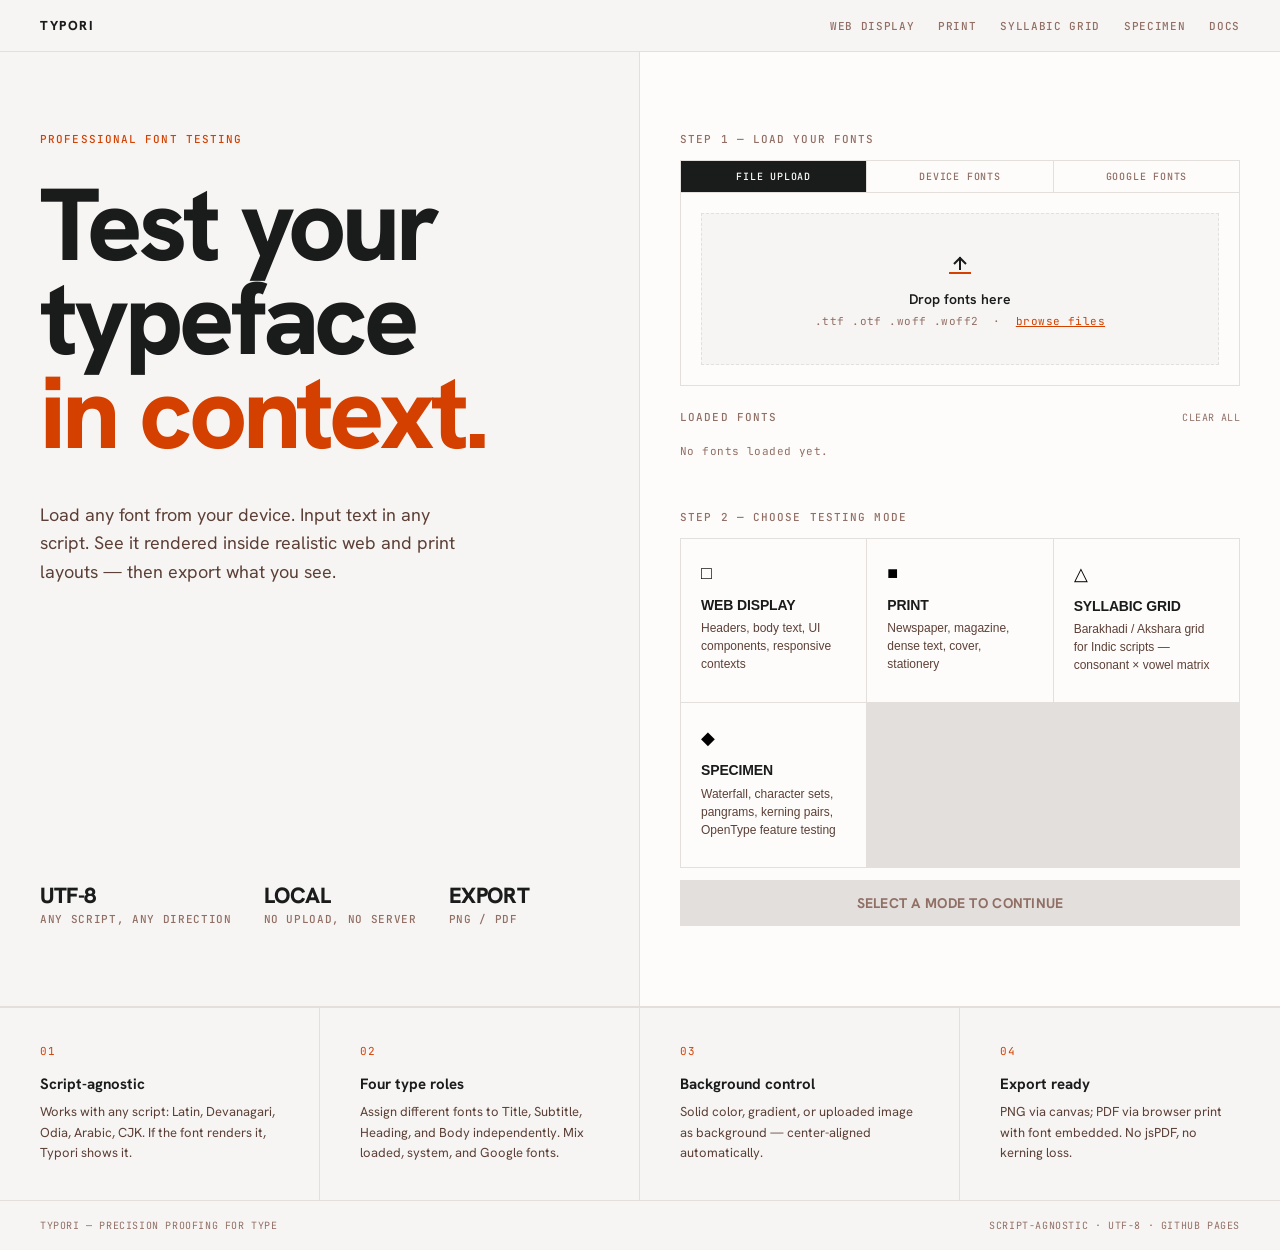
<file: index.html>
<!DOCTYPE html>
<html lang="en">
<head>
<meta charset="UTF-8">
<meta name="viewport" content="width=device-width, initial-scale=1.0">
<title>Typori — Test Your Typeface in Context</title>
<link rel="preconnect" href="https://fonts.googleapis.com">
<link rel="preconnect" href="https://fonts.gstatic.com" crossorigin>
<link href="https://fonts.googleapis.com/css2?family=Hanken+Grotesk:wght@400;500;600;800&family=JetBrains+Mono:wght@500&display=swap" rel="stylesheet">
<style>
  *, *::before, *::after { box-sizing: border-box; margin: 0; padding: 0; }

  :root {
    --orange:       #d34000;
    --orange-dark:  #a93100;
    --ink:          #1a1c1c;
    --ink-mid:      #5c4037;
    --ink-faint:    #916f65;
    --paper:        #f7f5f3;
    --paper-dim:    #edeae7;
    --paper-dimmer: #e2dfdc;
    --white:        #fefcfa;
    --ff-sans:      'Hanken Grotesk', system-ui, sans-serif;
    --ff-mono:      'JetBrains Mono', monospace;
  }

  html { background: var(--paper); color: var(--ink); font-family: var(--ff-sans); }
  body { min-height: 100vh; display: flex; flex-direction: column; }

  nav {
    position: sticky; top: 0; z-index: 100;
    display: flex; align-items: center; justify-content: space-between;
    padding: 0 40px; height: 52px;
    background: var(--paper); border-bottom: 1px solid var(--paper-dimmer);
  }
  .wordmark {
    font-size: 13px; font-weight: 800; letter-spacing: 0.12em;
    text-transform: uppercase; color: var(--ink); text-decoration: none;
  }
  .nav-right { display: flex; gap: 24px; align-items: center; }
  .nav-link {
    font-family: var(--ff-mono); font-size: 11px; font-weight: 500;
    letter-spacing: 0.06em; text-transform: uppercase; color: var(--ink-faint);
    text-decoration: none; transition: color 150ms;
  }
  .nav-link:hover { color: var(--ink); }

  .hero {
    display: grid; grid-template-columns: 1fr 1fr;
    min-height: calc(100vh - 52px);
    border-bottom: 1px solid var(--paper-dimmer);
  }
  .hero-left {
    padding: 80px 40px; display: flex; flex-direction: column; justify-content: space-between;
    border-right: 1px solid var(--paper-dimmer);
  }
  .hero-right { padding: 80px 40px; display: flex; flex-direction: column; background: var(--white); }

  .hero-label {
    font-family: var(--ff-mono); font-size: 11px; font-weight: 500;
    letter-spacing: 0.1em; text-transform: uppercase; color: var(--orange); margin-bottom: 32px;
  }
  .hero-title {
    font-size: clamp(56px, 8vw, 108px); font-weight: 800; line-height: 0.92;
    letter-spacing: -0.04em; color: var(--ink); margin-bottom: 40px;
  }
  .hero-title em { font-style: normal; color: var(--orange); }
  .hero-desc { font-size: 18px; line-height: 1.6; color: var(--ink-mid); max-width: 42ch; margin-bottom: 56px; }
  .hero-meta { display: flex; gap: 32px; flex-wrap: wrap; }
  .hero-meta-item {
    font-family: var(--ff-mono); font-size: 11px; font-weight: 500;
    letter-spacing: 0.06em; text-transform: uppercase; color: var(--ink-faint);
  }
  .hero-meta-item strong {
    display: block; font-family: var(--ff-sans); font-size: 22px;
    font-weight: 800; letter-spacing: -0.02em; color: var(--ink); margin-bottom: 2px;
  }

  /* ── Font tabs ─────────────────────────────────────── */
  .section-label {
    font-family: var(--ff-mono); font-size: 11px; font-weight: 500;
    letter-spacing: 0.1em; text-transform: uppercase; color: var(--ink-faint);
    margin-bottom: 14px; display: block;
  }
  .font-tabs { display: flex; gap: 0; margin-bottom: 0; border: 1px solid var(--paper-dimmer); }
  .font-tab {
    font-family: var(--ff-mono); font-size: 10px; font-weight: 500;
    letter-spacing: 0.08em; text-transform: uppercase;
    padding: 9px 16px; border: none; background: transparent;
    color: var(--ink-faint); cursor: pointer; border-right: 1px solid var(--paper-dimmer);
    transition: all 100ms; flex: 1;
  }
  .font-tab:last-child { border-right: none; }
  .font-tab.active { background: var(--ink); color: var(--white); }
  .font-tab:not(.active):hover { background: var(--paper-dim); color: var(--ink); }

  .tab-panel { display: none; border: 1px solid var(--paper-dimmer); border-top: none; padding: 20px; }
  .tab-panel.visible { display: block; }

  /* File upload */
  .upload-zone {
    border: 1.5px dashed var(--paper-dimmer); padding: 36px 24px; text-align: center;
    cursor: pointer; transition: border-color 150ms, background 150ms; background: var(--paper);
  }
  .upload-zone:hover, .upload-zone.drag-over { border-color: var(--orange); background: #fff9f7; }
  .upload-zone input { display: none; }
  .upload-zone-title { font-size: 14px; font-weight: 600; color: var(--ink); margin-bottom: 6px; margin-top: 8px; }
  .upload-zone-sub { font-family: var(--ff-mono); font-size: 11px; color: var(--ink-faint); letter-spacing: 0.04em; }
  .upload-zone-sub span { color: var(--orange); text-decoration: underline; cursor: pointer; }
  .upload-icon svg { display: block; margin: 0 auto; }

  /* Device fonts */
  .device-access-btn {
    width: 100%; padding: 12px; background: var(--ink); color: var(--white);
    border: none; font-family: var(--ff-sans); font-size: 14px; font-weight: 600;
    letter-spacing: 0.02em; cursor: pointer; transition: background 150ms;
  }
  .device-access-btn:hover { background: var(--orange); }
  .device-status {
    font-family: var(--ff-mono); font-size: 11px; color: var(--ink-faint);
    letter-spacing: 0.04em; margin-top: 12px;
  }
  .device-list {
    margin-top: 16px; max-height: 200px; overflow-y: auto;
    border: 1px solid var(--paper-dimmer);
  }
  .device-family {
    display: flex; align-items: center; justify-content: space-between;
    padding: 9px 12px; border-bottom: 1px solid var(--paper-dimmer); cursor: pointer;
    transition: background 100ms;
  }
  .device-family:last-child { border-bottom: none; }
  .device-family:hover { background: var(--paper-dim); }
  .device-family-name { font-size: 13px; font-weight: 600; color: var(--ink); }
  .device-family-count { font-family: var(--ff-mono); font-size: 10px; color: var(--ink-faint); letter-spacing: 0.04em; }
  .device-family-add {
    font-family: var(--ff-mono); font-size: 10px; color: var(--orange);
    text-transform: uppercase; letter-spacing: 0.06em; background: none; border: none; cursor: pointer;
  }
  .device-search {
    width: 100%; padding: 9px 12px; border: none; border-bottom: 1px solid var(--paper-dimmer);
    font-family: var(--ff-sans); font-size: 13px; background: var(--paper-dim);
    outline: none; color: var(--ink);
  }
  .device-search:focus { background: var(--white); }

  /* Google fonts browser */
  .gf-controls { display: flex; gap: 8px; margin-bottom: 12px; }
  .gf-search {
    flex: 1; padding: 8px 12px; border: 1px solid var(--paper-dimmer);
    font-family: var(--ff-sans); font-size: 13px; background: var(--paper);
    outline: none; color: var(--ink);
  }
  .gf-search:focus { border-color: var(--orange); }
  .gf-filter {
    padding: 8px 10px; border: 1px solid var(--paper-dimmer);
    font-family: var(--ff-mono); font-size: 11px; background: var(--paper);
    color: var(--ink); cursor: pointer; outline: none;
    -webkit-appearance: none; appearance: none; padding-right: 28px;
    background-image: url("data:image/svg+xml,%3Csvg xmlns='http://www.w3.org/2000/svg' width='10' height='6'%3E%3Cpath d='M0 0l5 6 5-6z' fill='%23916f65'/%3E%3C/svg%3E");
    background-repeat: no-repeat; background-position: right 8px center;
  }
  .gf-chips { display: flex; flex-wrap: wrap; gap: 6px; max-height: 200px; overflow-y: auto; }
  .gf-chip {
    font-family: var(--ff-mono); font-size: 10px; letter-spacing: 0.04em;
    padding: 5px 12px; border: 1px solid var(--paper-dimmer); background: var(--paper);
    cursor: pointer; transition: all 100ms; color: var(--ink);
  }
  .gf-chip:hover { border-color: var(--orange); color: var(--orange); }
  .gf-chip.loaded { background: var(--ink); color: var(--white); border-color: var(--ink); }

  /* Loaded fonts list */
  .loaded-fonts { margin-top: 24px; }
  .loaded-fonts-header {
    display: flex; align-items: center; justify-content: space-between; margin-bottom: 8px;
  }
  .clear-btn {
    font-family: var(--ff-mono); font-size: 10px; color: var(--ink-faint);
    background: none; border: none; cursor: pointer; letter-spacing: 0.04em; text-transform: uppercase;
  }
  .clear-btn:hover { color: var(--orange); }
  .font-pill {
    display: flex; align-items: center; justify-content: space-between;
    padding: 10px 14px; border: 1px solid var(--paper-dimmer); background: var(--white); margin-bottom: 4px;
  }
  .font-pill-name { font-size: 13px; font-weight: 600; color: var(--ink); }
  .font-pill-meta { font-family: var(--ff-mono); font-size: 10px; color: var(--ink-faint); letter-spacing: 0.04em; }
  .font-pill-remove { background: none; border: none; cursor: pointer; color: var(--ink-faint); font-size: 16px; padding: 0 4px; }
  .font-pill-remove:hover { color: var(--orange); }
  .no-fonts-note { font-family: var(--ff-mono); font-size: 11px; color: var(--ink-faint); letter-spacing: 0.04em; padding: 12px 0; }

  /* Mode selection */
  .mode-section { margin-top: 40px; }
  .mode-grid {
    display: grid; grid-template-columns: 1fr 1fr 1fr; gap: 1px;
    background: var(--paper-dimmer); border: 1px solid var(--paper-dimmer); margin-bottom: 12px;
  }
  .mode-card {
    background: var(--white); padding: 24px 20px 28px; cursor: pointer;
    border: none; text-align: left; transition: background 150ms;
    display: flex; flex-direction: column;
  }
  .mode-card:hover { background: #fff9f7; }
  .mode-card.selected { background: var(--orange); color: var(--white); }
  .mode-card-icon { font-size: 18px; margin-bottom: 14px; display: block; }
  .mode-card-title {
    font-size: 14px; font-weight: 800; letter-spacing: -0.01em; text-transform: uppercase;
    color: var(--ink); margin-bottom: 6px; line-height: 1.1;
  }
  .mode-card.selected .mode-card-title { color: var(--white); }
  .mode-card-desc { font-size: 12px; color: var(--ink-mid); line-height: 1.5; }
  .mode-card.selected .mode-card-desc { color: rgba(255,255,255,0.75); }

  .mode-go {
    width: 100%; background: var(--ink); color: var(--white); border: none;
    padding: 14px 24px; font-family: var(--ff-sans); font-size: 14px;
    font-weight: 700; letter-spacing: 0.02em; cursor: pointer;
    transition: background 150ms; text-transform: uppercase;
  }
  .mode-go:hover { background: var(--orange); }
  .mode-go:disabled { background: var(--paper-dimmer); color: var(--ink-faint); cursor: not-allowed; }

  /* Features */
  .features { display: grid; grid-template-columns: repeat(4, 1fr); border-top: 1px solid var(--paper-dimmer); }
  .feature { padding: 36px 40px; border-right: 1px solid var(--paper-dimmer); }
  .feature:last-child { border-right: none; }
  .feature-num { font-family: var(--ff-mono); font-size: 11px; color: var(--orange); letter-spacing: 0.06em; margin-bottom: 16px; display: block; }
  .feature-title { font-size: 15px; font-weight: 700; color: var(--ink); margin-bottom: 8px; }
  .feature-desc { font-size: 13px; color: var(--ink-mid); line-height: 1.6; }

  footer {
    margin-top: auto; padding: 18px 40px;
    display: flex; align-items: center; justify-content: space-between;
    border-top: 1px solid var(--paper-dimmer);
  }
  .footer-copy {
    font-family: var(--ff-mono); font-size: 10px; color: var(--ink-faint);
    letter-spacing: 0.06em; text-transform: uppercase;
  }

  @media (max-width: 900px) {
    .hero { grid-template-columns: 1fr; }
    .hero-left { border-right: none; border-bottom: 1px solid var(--paper-dimmer); }
    .features { grid-template-columns: 1fr 1fr; }
    .feature:nth-child(2) { border-right: none; }
    nav { padding: 0 20px; }
    .hero-left, .hero-right { padding: 48px 20px; }
  }
  @media (max-width: 700px) { .mode-grid { grid-template-columns: 1fr 1fr; } }
  @media (max-width: 540px) {
    .features { grid-template-columns: 1fr; }
    .feature { border-right: none; border-bottom: 1px solid var(--paper-dimmer); }
    .mode-grid { grid-template-columns: 1fr; }
    footer { flex-direction: column; gap: 8px; }
  }
</style>
</head>
<body>

<nav>
  <a class="wordmark" href="index.html">Typori</a>
  <div class="nav-right">
    <a class="nav-link" href="display.html">Web Display</a>
    <a class="nav-link" href="print.html">Print</a>
    <a class="nav-link" href="syllabic.html">Syllabic Grid</a>
    <a class="nav-link" href="specimen.html">Specimen</a>
    <a class="nav-link" href="docs.html">Docs</a>
  </div>
</nav>

<main>
  <section class="hero">
    <div class="hero-left">
      <div>
        <p class="hero-label">Professional Font Testing</p>
        <h1 class="hero-title">Test your<br>typeface<br><em>in context.</em></h1>
        <p class="hero-desc">Load any font from your device. Input text in any script. See it rendered inside realistic web and print layouts — then export what you see.</p>
      </div>
      <div class="hero-meta">
        <div class="hero-meta-item"><strong>UTF-8</strong>Any script, any direction</div>
        <div class="hero-meta-item"><strong>Local</strong>No upload, no server</div>
        <div class="hero-meta-item"><strong>Export</strong>PNG / PDF</div>
      </div>
    </div>

    <div class="hero-right">
      <span class="section-label">Step 1 — Load your fonts</span>

      <div class="font-tabs">
        <button class="font-tab active" data-tab="file">File Upload</button>
        <button class="font-tab" data-tab="device">Device Fonts</button>
        <button class="font-tab" data-tab="google">Google Fonts</button>
      </div>

      <!-- File upload -->
      <div class="tab-panel visible" id="tab-file">
        <div class="upload-zone" id="upload-zone">
          <input type="file" id="font-input" accept=".ttf,.otf,.woff,.woff2" multiple>
          <div class="upload-icon">
            <svg width="32" height="32" viewBox="0 0 32 32" fill="none">
              <rect x="5" y="22" width="22" height="2" fill="#d34000"/>
              <rect x="15" y="7" width="2" height="13" fill="#1a1c1c"/>
              <path d="M10 14L16 8L22 14" stroke="#1a1c1c" stroke-width="2" fill="none"/>
            </svg>
          </div>
          <p class="upload-zone-title">Drop fonts here</p>
          <p class="upload-zone-sub">.ttf .otf .woff .woff2 &nbsp;·&nbsp; <span onclick="document.getElementById('font-input').click()">browse files</span></p>
        </div>
      </div>

      <!-- Device fonts -->
      <div class="tab-panel" id="tab-device">
        <button class="device-access-btn" id="device-access-btn">Browse installed fonts</button>
        <p class="device-status" id="device-status">Requires Chrome or Edge. Will ask for permission once.</p>
        <div id="device-font-panel" style="display:none">
          <div class="device-list">
            <input type="text" class="device-search" id="device-search" placeholder="Search families…">
            <div id="device-list-inner"></div>
          </div>
        </div>
      </div>

      <!-- Google Fonts browser -->
      <div class="tab-panel" id="tab-google">
        <div class="gf-controls">
          <input type="text" class="gf-search" id="gf-search" placeholder="Search Google Fonts…">
          <select class="gf-filter" id="gf-script">
            <option value="">All scripts</option>
            <option value="Latin">Latin</option>
            <option value="Devanagari">Devanagari</option>
            <option value="Odia">Odia</option>
            <option value="Bengali">Bengali</option>
            <option value="Tamil">Tamil</option>
            <option value="Telugu">Telugu</option>
            <option value="Kannada">Kannada</option>
            <option value="Malayalam">Malayalam</option>
            <option value="Arabic">Arabic</option>
            <option value="Hebrew">Hebrew</option>
            <option value="CJK">CJK</option>
            <option value="Greek">Greek</option>
            <option value="Cyrillic">Cyrillic</option>
            <option value="Ethiopic">Ethiopic</option>
          </select>
        </div>
        <div class="gf-chips" id="gf-chips"></div>
        <p style="font-family:var(--ff-mono);font-size:10px;color:var(--ink-faint);margin-top:12px;letter-spacing:0.04em;">Click a font to load it. Loaded fonts appear in the list below.</p>
      </div>

      <!-- Shared: loaded fonts list -->
      <div class="loaded-fonts">
        <div class="loaded-fonts-header">
          <span class="section-label" style="margin:0">Loaded fonts</span>
          <button class="clear-btn" id="clear-all-btn">Clear all</button>
        </div>
        <div id="font-list"><p class="no-fonts-note">No fonts loaded yet.</p></div>
      </div>

      <div class="mode-section">
        <span class="section-label">Step 2 — Choose testing mode</span>
        <div class="mode-grid">
          <button class="mode-card" data-mode="display">
            <span class="mode-card-icon">&#9633;</span>
            <span class="mode-card-title">Web Display</span>
            <span class="mode-card-desc">Headers, body text, UI components, responsive contexts</span>
          </button>
          <button class="mode-card" data-mode="print">
            <span class="mode-card-icon">&#9632;</span>
            <span class="mode-card-title">Print</span>
            <span class="mode-card-desc">Newspaper, magazine, dense text, cover, stationery</span>
          </button>
          <button class="mode-card" data-mode="syllabic">
            <span class="mode-card-icon">&#9651;</span>
            <span class="mode-card-title">Syllabic Grid</span>
            <span class="mode-card-desc">Barakhadi / Akshara grid for Indic scripts — consonant × vowel matrix</span>
          </button>
          <button class="mode-card" data-mode="specimen">
            <span class="mode-card-icon">&#9670;</span>
            <span class="mode-card-title">Specimen</span>
            <span class="mode-card-desc">Waterfall, character sets, pangrams, kerning pairs, OpenType feature testing</span>
          </button>
        </div>
        <button class="mode-go" id="mode-go-btn" disabled>Select a mode to continue</button>
      </div>
    </div>
  </section>

  <section class="features">
    <div class="feature">
      <span class="feature-num">01</span>
      <h3 class="feature-title">Script-agnostic</h3>
      <p class="feature-desc">Works with any script: Latin, Devanagari, Odia, Arabic, CJK. If the font renders it, Typori shows it.</p>
    </div>
    <div class="feature">
      <span class="feature-num">02</span>
      <h3 class="feature-title">Four type roles</h3>
      <p class="feature-desc">Assign different fonts to Title, Subtitle, Heading, and Body independently. Mix loaded, system, and Google fonts.</p>
    </div>
    <div class="feature">
      <span class="feature-num">03</span>
      <h3 class="feature-title">Background control</h3>
      <p class="feature-desc">Solid color, gradient, or uploaded image as background — center-aligned automatically.</p>
    </div>
    <div class="feature">
      <span class="feature-num">04</span>
      <h3 class="feature-title">Export ready</h3>
      <p class="feature-desc">PNG via canvas; PDF via browser print with font embedded. No jsPDF, no kerning loss.</p>
    </div>
  </section>
</main>

<footer>
  <span class="footer-copy">Typori — Precision Proofing for Type</span>
  <span class="footer-copy">Script-agnostic &middot; UTF-8 &middot; GitHub Pages</span>
</footer>

<script>
// ── Google Fonts curated list ────────────────────────────────────
const GF_FONTS = [
  { n:'Hanken Grotesk',       s:['Latin'] },
  { n:'Source Sans 3',        s:['Latin','Devanagari'] },
  { n:'Barlow',               s:['Latin'] },
  { n:'Work Sans',            s:['Latin'] },
  { n:'Raleway',              s:['Latin'] },
  { n:'Mulish',               s:['Latin'] },
  { n:'Libre Franklin',       s:['Latin'] },
  { n:'Source Serif 4',       s:['Latin','Devanagari'] },
  { n:'Merriweather',         s:['Latin'] },
  { n:'Libre Baskerville',    s:['Latin'] },
  { n:'EB Garamond',          s:['Latin','Cyrillic','Greek'] },
  { n:'Lora',                 s:['Latin','Cyrillic'] },
  { n:'JetBrains Mono',       s:['Latin'] },
  { n:'Fira Code',            s:['Latin'] },
  { n:'Inconsolata',          s:['Latin'] },
  { n:'Noto Serif Devanagari',s:['Devanagari'] },
  { n:'Noto Sans Devanagari', s:['Devanagari'] },
  { n:'Hind',                 s:['Devanagari','Latin'] },
  { n:'Poppins',              s:['Devanagari','Latin'] },
  { n:'Mukta',                s:['Devanagari','Latin'] },
  { n:'Tiro Devanagari',      s:['Devanagari'] },
  { n:'Baloo 2',              s:['Devanagari','Latin'] },
  { n:'Noto Serif Odia',      s:['Odia'] },
  { n:'Noto Sans Odia',       s:['Odia'] },
  { n:'Baloo Bhaina 2',       s:['Odia','Latin'] },
  { n:'Noto Serif Bengali',   s:['Bengali'] },
  { n:'Noto Sans Bengali',    s:['Bengali'] },
  { n:'Hind Siliguri',        s:['Bengali','Latin'] },
  { n:'Noto Serif Tamil',     s:['Tamil'] },
  { n:'Noto Sans Tamil',      s:['Tamil'] },
  { n:'Hind Madurai',         s:['Tamil','Latin'] },
  { n:'Noto Serif Telugu',    s:['Telugu'] },
  { n:'Noto Sans Telugu',     s:['Telugu'] },
  { n:'Hind Guntur',          s:['Telugu','Latin'] },
  { n:'Noto Serif Kannada',   s:['Kannada'] },
  { n:'Noto Sans Kannada',    s:['Kannada'] },
  { n:'Noto Serif Malayalam', s:['Malayalam'] },
  { n:'Noto Sans Malayalam',  s:['Malayalam'] },
  { n:'Noto Naskh Arabic',    s:['Arabic'] },
  { n:'Cairo',                s:['Arabic','Latin'] },
  { n:'Amiri',                s:['Arabic','Latin'] },
  { n:'Scheherazade New',     s:['Arabic'] },
  { n:'Noto Serif Hebrew',    s:['Hebrew'] },
  { n:'Frank Ruhl Libre',     s:['Hebrew','Latin'] },
  { n:'Noto Sans SC',         s:['CJK'] },
  { n:'Noto Serif SC',        s:['CJK'] },
  { n:'Noto Sans JP',         s:['CJK'] },
  { n:'Noto Serif JP',        s:['CJK'] },
  { n:'Noto Sans KR',         s:['CJK'] },
  { n:'Noto Serif Greek',     s:['Greek','Latin'] },
  { n:'GFS Didot',            s:['Greek','Latin'] },
  { n:'PT Serif',             s:['Cyrillic','Latin'] },
  { n:'Noto Serif',           s:['Cyrillic','Latin'] },
  { n:'Noto Serif Ethiopic',  s:['Ethiopic'] },
];

// ── IndexedDB ────────────────────────────────────────────────────
const DB_NAME = 'typori-fonts', DB_VER = 1, STORE = 'fonts';

function openDB() {
  return new Promise((res, rej) => {
    const req = indexedDB.open(DB_NAME, DB_VER);
    req.onupgradeneeded = e => e.target.result.createObjectStore(STORE, { keyPath: 'name' });
    req.onsuccess = e => res(e.target.result);
    req.onerror = e => rej(e.target.error);
  });
}
async function saveFontToDB(name, buffer, size) {
  const db = await openDB();
  const tx = db.transaction(STORE, 'readwrite');
  tx.objectStore(STORE).put({ name, buffer, size });
  return new Promise((res, rej) => { tx.oncomplete = res; tx.onerror = rej; });
}
async function getFontsFromDB() {
  const db = await openDB();
  const tx = db.transaction(STORE, 'readonly');
  const req = tx.objectStore(STORE).getAll();
  return new Promise((res, rej) => { req.onsuccess = () => res(req.result); req.onerror = rej; });
}
async function removeFontFromDB(name) {
  const db = await openDB();
  const tx = db.transaction(STORE, 'readwrite');
  tx.objectStore(STORE).delete(name);
  return new Promise((res, rej) => { tx.oncomplete = res; tx.onerror = rej; });
}
async function clearAllFontsDB() {
  const db = await openDB();
  const tx = db.transaction(STORE, 'readwrite');
  tx.objectStore(STORE).clear();
  return new Promise((res, rej) => { tx.oncomplete = res; tx.onerror = rej; });
}

async function registerFontFace(name, buffer) {
  const slug = name.replace(/[^a-zA-Z0-9]/g, '-');
  const ff = new FontFace(slug, buffer);
  await ff.load();
  document.fonts.add(ff);
}

// ── State ────────────────────────────────────────────────────────
let loadedFonts = [];
let selectedMode = null;
let deviceFamilies = new Map();

function formatSize(b) {
  return b < 1048576 ? Math.round(b/1024)+'KB' : (b/1048576).toFixed(1)+'MB';
}

function renderFontList() {
  const el = document.getElementById('font-list');
  if (!loadedFonts.length) { el.innerHTML = '<p class="no-fonts-note">No fonts loaded yet.</p>'; return; }
  el.innerHTML = loadedFonts.map(f => `
    <div class="font-pill">
      <span class="font-pill-name">${f.name}</span>
      <span class="font-pill-meta">${formatSize(f.size)}</span>
      <button class="font-pill-remove" data-name="${f.name}" title="Remove">&#215;</button>
    </div>`).join('');
  el.querySelectorAll('.font-pill-remove').forEach(btn => {
    btn.onclick = async () => {
      const nm = btn.dataset.name;
      await removeFontFromDB(nm);
      loadedFonts = loadedFonts.filter(f => f.name !== nm);
      renderFontList();
    };
  });
}

async function processFiles(files) {
  for (const file of files) {
    if (!/\.(ttf|otf|woff|woff2)$/i.test(file.name)) continue;
    const buffer = await file.arrayBuffer();
    await saveFontToDB(file.name, buffer, file.size);
    await registerFontFace(file.name, buffer).catch(() => {});
    if (!loadedFonts.find(f => f.name === file.name))
      loadedFonts.push({ name: file.name, size: file.size });
  }
  renderFontList();
}

// ── Google Fonts ─────────────────────────────────────────────────
const gfLoaded = new Set(JSON.parse(localStorage.getItem('typori-gfonts') || '[]'));

function renderGFChips(filter = '', script = '') {
  const chips = document.getElementById('gf-chips');
  const filtered = GF_FONTS.filter(f => {
    const nameMatch = !filter || f.n.toLowerCase().includes(filter.toLowerCase());
    const scriptMatch = !script || f.s.includes(script);
    return nameMatch && scriptMatch;
  });
  chips.innerHTML = filtered.map(f => `
    <button class="gf-chip ${gfLoaded.has(f.n) ? 'loaded' : ''}" data-font="${f.n}">${f.n}</button>
  `).join('');
  chips.querySelectorAll('.gf-chip').forEach(chip => {
    chip.onclick = () => loadGoogleFont(chip.dataset.font, chip);
  });
}

function loadGoogleFont(name, chipEl) {
  if (gfLoaded.has(name)) return;
  const link = document.createElement('link');
  link.rel = 'stylesheet';
  link.href = `https://fonts.googleapis.com/css2?family=${encodeURIComponent(name)}:wght@100;200;300;400;500;600;700;800;900&display=swap`;
  document.head.appendChild(link);
  link.onload = () => {
    gfLoaded.add(name);
    localStorage.setItem('typori-gfonts', JSON.stringify([...gfLoaded]));
    if (chipEl) chipEl.classList.add('loaded');
    // Add to loaded fonts list (Google fonts don't have binary, use size=0 marker)
    const display = `${name} (Google)`;
    if (!loadedFonts.find(f => f.name === display)) {
      loadedFonts.push({ name: display, size: 0, isGoogle: true, googleName: name });
    }
    renderFontList();
  };
}

// ── Device Fonts (Local Font Access API) ─────────────────────────
document.getElementById('device-access-btn').onclick = async () => {
  const btn = document.getElementById('device-access-btn');
  const status = document.getElementById('device-status');
  if (!('queryLocalFonts' in window)) {
    status.textContent = 'Local font access is only available in Chrome or Edge 102+.';
    return;
  }
  btn.textContent = 'Requesting access…'; btn.disabled = true;
  try {
    const fonts = await window.queryLocalFonts();
    deviceFamilies = new Map();
    for (const f of fonts) {
      if (!deviceFamilies.has(f.family)) deviceFamilies.set(f.family, []);
      deviceFamilies.get(f.family).push(f);
    }
    status.textContent = `${deviceFamilies.size} font families found.`;
    btn.textContent = `${deviceFamilies.size} families found`;
    document.getElementById('device-font-panel').style.display = 'block';
    renderDeviceList('');
  } catch (err) {
    status.textContent = err.name === 'NotAllowedError'
      ? 'Access denied. Allow font access in browser settings and try again.'
      : 'Could not access fonts: ' + err.message;
    btn.textContent = 'Try again'; btn.disabled = false;
  }
};

document.getElementById('device-search').oninput = e => renderDeviceList(e.target.value);

function renderDeviceList(query) {
  const el = document.getElementById('device-list-inner');
  const families = [...deviceFamilies.keys()]
    .filter(n => !query || n.toLowerCase().includes(query.toLowerCase()))
    .sort();
  el.innerHTML = families.slice(0, 200).map(family => {
    const variants = deviceFamilies.get(family);
    return `<div class="device-family">
      <span class="device-family-name">${family}</span>
      <span class="device-family-count">${variants.length} style${variants.length > 1 ? 's' : ''}</span>
      <button class="device-family-add" data-family="${family}">Add</button>
    </div>`;
  }).join('');
  el.querySelectorAll('.device-family-add').forEach(btn => {
    btn.onclick = async () => {
      const family = btn.dataset.family;
      const variants = deviceFamilies.get(family);
      btn.textContent = '…'; btn.disabled = true;
      try {
        for (const variant of variants.slice(0, 4)) {
          const blob = await variant.blob();
          const buffer = await blob.arrayBuffer();
          const name = variant.fullName || family;
          await saveFontToDB(name, buffer, blob.size);
          await registerFontFace(name, buffer).catch(() => {});
          if (!loadedFonts.find(f => f.name === name))
            loadedFonts.push({ name, size: blob.size });
        }
        renderFontList();
        btn.textContent = '✓'; btn.style.color = 'var(--ink)';
      } catch(e) {
        btn.textContent = '✗'; btn.style.color = 'var(--orange)'; btn.disabled = false;
      }
    };
  });
}

// ── Font tab switching ────────────────────────────────────────────
document.querySelectorAll('.font-tab').forEach(tab => {
  tab.onclick = () => {
    document.querySelectorAll('.font-tab').forEach(t => t.classList.remove('active'));
    document.querySelectorAll('.tab-panel').forEach(p => p.classList.remove('visible'));
    tab.classList.add('active');
    document.getElementById('tab-' + tab.dataset.tab).classList.add('visible');
    if (tab.dataset.tab === 'google') renderGFChips();
  };
});
document.getElementById('gf-search').oninput = e =>
  renderGFChips(e.target.value, document.getElementById('gf-script').value);
document.getElementById('gf-script').onchange = e =>
  renderGFChips(document.getElementById('gf-search').value, e.target.value);

// ── File upload events ────────────────────────────────────────────
document.getElementById('font-input').onchange = e => {
  processFiles(Array.from(e.target.files)); e.target.value = '';
};
const zone = document.getElementById('upload-zone');
zone.addEventListener('dragover', e => { e.preventDefault(); zone.classList.add('drag-over'); });
zone.addEventListener('dragleave', () => zone.classList.remove('drag-over'));
zone.addEventListener('drop', e => { e.preventDefault(); zone.classList.remove('drag-over'); processFiles(Array.from(e.dataTransfer.files)); });
zone.addEventListener('click', e => { if (e.target.tagName !== 'SPAN') document.getElementById('font-input').click(); });
document.getElementById('clear-all-btn').onclick = async () => {
  await clearAllFontsDB(); loadedFonts = []; renderFontList();
};

// ── Mode selection ────────────────────────────────────────────────
document.querySelectorAll('.mode-card').forEach(card => {
  card.onclick = () => {
    document.querySelectorAll('.mode-card').forEach(c => c.classList.remove('selected'));
    card.classList.add('selected');
    selectedMode = card.dataset.mode;
    const btn = document.getElementById('mode-go-btn');
    btn.disabled = false;
    const labels = { display: 'Open Web Display Testing →', print: 'Open Print Testing →', syllabic: 'Open Syllabic Grid →', specimen: 'Open Specimen Testing →' };
    btn.textContent = labels[selectedMode] || 'Continue →';
  };
});
document.getElementById('mode-go-btn').onclick = () => {
  const urls = { display: 'display.html', print: 'print.html', syllabic: 'syllabic.html', specimen: 'specimen.html' };
  if (urls[selectedMode]) window.location.href = urls[selectedMode];
};

// ── Init ──────────────────────────────────────────────────────────
async function init() {
  loadedFonts = await getFontsFromDB();
  for (const f of loadedFonts) {
    if (!f.isGoogle) await registerFontFace(f.name, f.buffer).catch(() => {});
  }
  // Re-inject saved Google Fonts
  for (const name of gfLoaded) {
    if (!document.querySelector(`link[href*="${encodeURIComponent(name)}"]`)) loadGoogleFont(name, null);
  }
  renderFontList();
}
init();
</script>
</body>
</html>
</file>
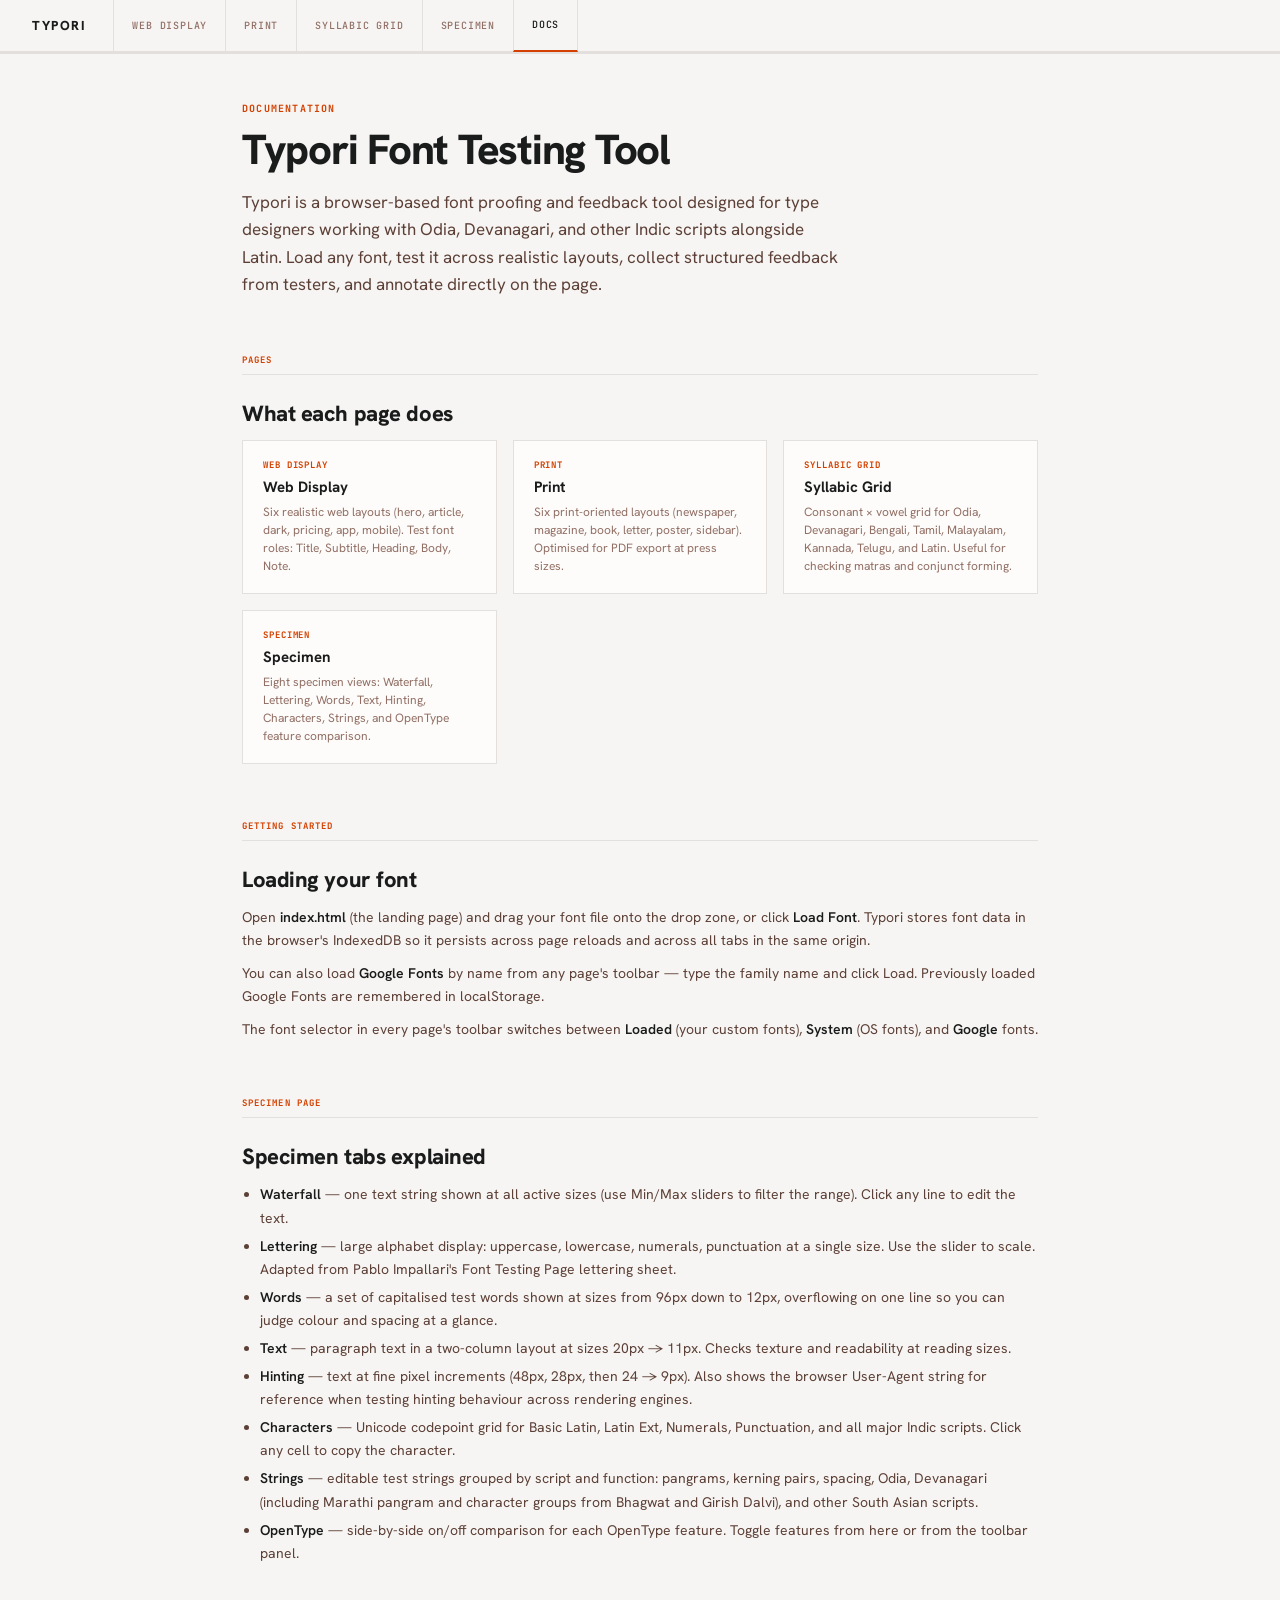
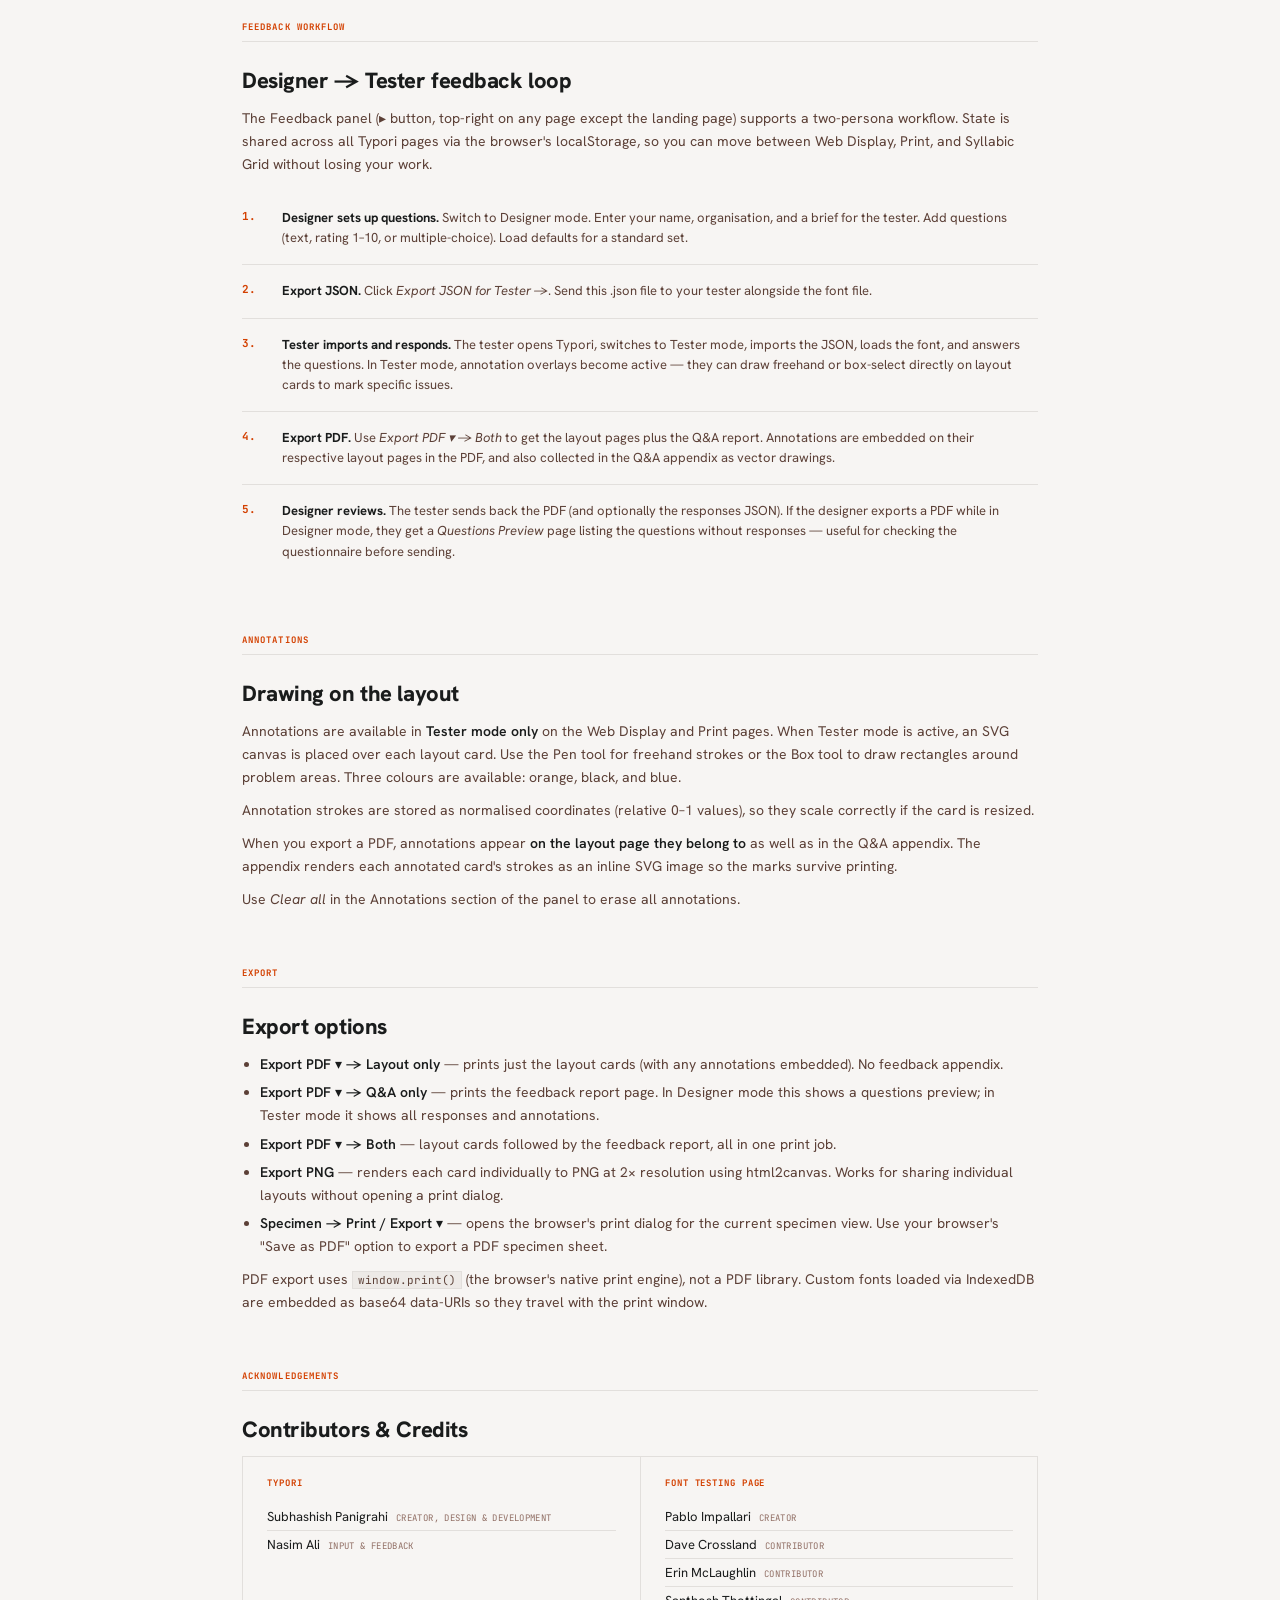
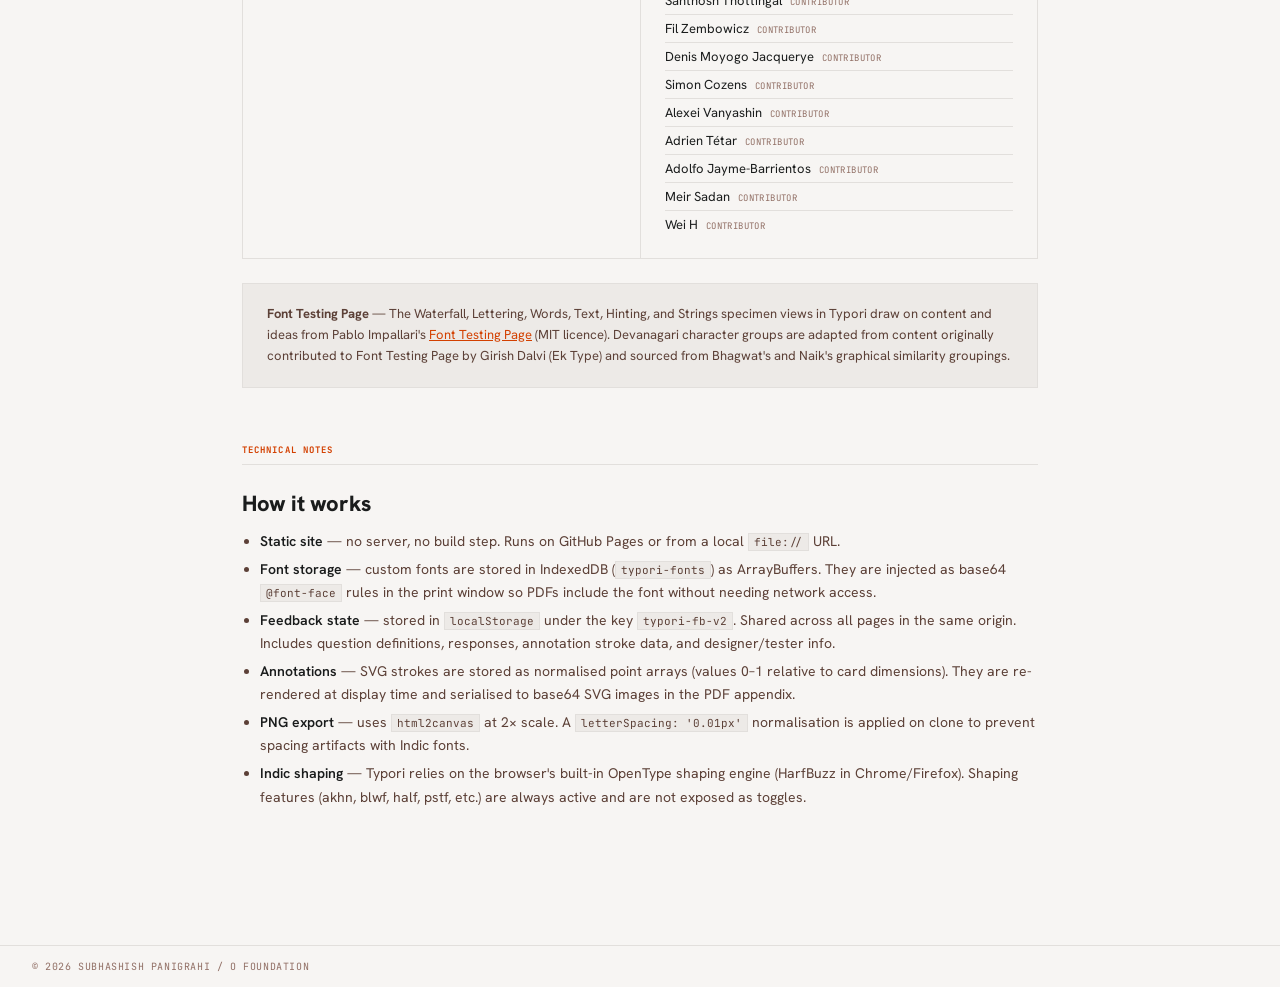
<file: docs.html>
<!DOCTYPE html>
<html lang="en">
<head>
<meta charset="UTF-8">
<meta name="viewport" content="width=device-width, initial-scale=1.0">
<title>Typori — Documentation</title>
<link rel="preconnect" href="https://fonts.googleapis.com">
<link rel="preconnect" href="https://fonts.gstatic.com" crossorigin>
<link href="https://fonts.googleapis.com/css2?family=Hanken+Grotesk:wght@400;500;600;800&family=JetBrains+Mono:wght@500&display=swap" rel="stylesheet">
<style>
*, *::before, *::after { box-sizing: border-box; margin: 0; padding: 0; }
:root {
  --orange: #d34000; --orange-dark: #a93100;
  --ink: #1a1c1c; --ink-mid: #5c4037; --ink-faint: #916f65;
  --paper: #f7f5f3; --paper-dim: #edeae7; --paper-dimmer: #e2dfdc;
  --white: #fefcfa;
  --ff-sans: 'Hanken Grotesk', system-ui, sans-serif;
  --ff-mono: 'JetBrains Mono', monospace;
}
html { background: var(--paper); color: var(--ink); font-family: var(--ff-sans); }
body { min-height: 100vh; display: flex; flex-direction: column; }

/* ── Header ─────────────────────────────────────────────────── */
.site-header {
  position: sticky; top: 0; z-index: 200;
  background: var(--paper); display: flex; flex-direction: column;
  border-bottom: 2px solid var(--paper-dimmer);
}
.nav-row {
  display: flex; align-items: center; padding: 0 32px; height: 52px;
  border-bottom: 1px solid var(--paper-dimmer); gap: 0;
}
.wordmark {
  font-size: 13px; font-weight: 800; letter-spacing: 0.12em; text-transform: uppercase;
  color: var(--ink); text-decoration: none; margin-right: 28px;
}
.page-tabs { display: flex; }
.ptab {
  font-family: var(--ff-mono); font-size: 10px; font-weight: 500; letter-spacing: 0.08em;
  text-transform: uppercase; padding: 0 18px; height: 52px; display: flex; align-items: center;
  color: var(--ink-faint); text-decoration: none; border-right: 1px solid var(--paper-dimmer);
  border-left: 1px solid var(--paper-dimmer); margin-left: -1px; transition: color 100ms;
}
.ptab:hover { color: var(--ink); }
.ptab.active { color: var(--ink); border-bottom: 2px solid var(--orange); }

/* ── Docs layout ─────────────────────────────────────────────── */
.docs-wrap {
  flex: 1; max-width: 860px; width: 100%; margin: 0 auto;
  padding: 48px 32px 80px;
}
.docs-hero {
  margin-bottom: 56px;
}
.docs-eyebrow {
  font-family: var(--ff-mono); font-size: 10px; font-weight: 700; letter-spacing: 0.12em;
  text-transform: uppercase; color: var(--orange); margin-bottom: 12px;
}
.docs-title {
  font-size: 42px; font-weight: 800; letter-spacing: -0.03em; line-height: 1.1;
  margin-bottom: 16px;
}
.docs-lead {
  font-size: 17px; color: var(--ink-mid); line-height: 1.6; max-width: 600px;
}

/* Sections */
.docs-section { margin-bottom: 56px; }
.docs-sec-label {
  font-family: var(--ff-mono); font-size: 9px; font-weight: 700; letter-spacing: 0.12em;
  text-transform: uppercase; color: var(--orange);
  border-bottom: 1px solid var(--paper-dimmer); padding-bottom: 8px; margin-bottom: 24px;
}
.docs-sec-title {
  font-size: 22px; font-weight: 800; letter-spacing: -0.02em; margin-bottom: 12px;
}
.docs-body {
  font-size: 14px; color: var(--ink-mid); line-height: 1.65;
}
.docs-body p { margin-bottom: 10px; }
.docs-body ul { padding-left: 18px; margin-bottom: 10px; }
.docs-body li { margin-bottom: 5px; }
.docs-body strong { color: var(--ink); font-weight: 600; }
.docs-body code {
  font-family: var(--ff-mono); font-size: 11px; background: var(--paper-dim);
  padding: 1px 5px; border: 1px solid var(--paper-dimmer);
}

/* Page cards grid */
.page-cards { display: grid; grid-template-columns: repeat(auto-fill, minmax(220px, 1fr)); gap: 16px; margin-top: 8px; }
.page-card {
  border: 1px solid var(--paper-dimmer); background: var(--white);
  padding: 18px 20px; text-decoration: none; color: inherit; transition: border-color 80ms;
}
.page-card:hover { border-color: var(--orange); }
.page-card-tag {
  font-family: var(--ff-mono); font-size: 9px; font-weight: 700; letter-spacing: 0.1em;
  text-transform: uppercase; color: var(--orange); margin-bottom: 6px;
}
.page-card-title { font-size: 15px; font-weight: 700; margin-bottom: 6px; }
.page-card-desc { font-size: 12px; color: var(--ink-faint); line-height: 1.5; }

/* Workflow steps */
.workflow-steps { counter-reset: steps; display: flex; flex-direction: column; gap: 0; }
.workflow-step {
  display: flex; gap: 16px; padding: 16px 0;
  border-bottom: 1px solid var(--paper-dimmer);
}
.workflow-step:last-child { border-bottom: none; }
.step-num {
  counter-increment: steps;
  font-family: var(--ff-mono); font-size: 11px; font-weight: 700; color: var(--orange);
  flex-shrink: 0; width: 24px; padding-top: 1px;
}
.step-num::before { content: counter(steps) "."; }
.step-body { font-size: 13px; color: var(--ink-mid); line-height: 1.55; }
.step-body strong { color: var(--ink); }

/* Contributors table */
.contrib-grid { display: grid; grid-template-columns: 1fr 1fr; gap: 0; border: 1px solid var(--paper-dimmer); }
@media (max-width: 600px) { .contrib-grid { grid-template-columns: 1fr; } }
.contrib-col { padding: 20px 24px; }
.contrib-col + .contrib-col { border-left: 1px solid var(--paper-dimmer); }
.contrib-col-label {
  font-family: var(--ff-mono); font-size: 9px; font-weight: 700; letter-spacing: 0.1em;
  text-transform: uppercase; color: var(--orange); margin-bottom: 14px;
}
.contrib-list { list-style: none; padding: 0; margin: 0; }
.contrib-list li {
  font-size: 13px; color: var(--ink); padding: 5px 0;
  border-bottom: 1px solid var(--paper-dimmer); display: flex; align-items: baseline; gap: 8px;
}
.contrib-list li:last-child { border-bottom: none; }
.contrib-role {
  font-family: var(--ff-mono); font-size: 9px; color: var(--ink-faint);
  letter-spacing: 0.04em; text-transform: uppercase; flex-shrink: 0;
}

/* Attribution notice */
.attribution-box {
  background: var(--paper-dim); border: 1px solid var(--paper-dimmer);
  padding: 20px 24px; margin-top: 24px; font-size: 13px; color: var(--ink-mid); line-height: 1.6;
}
.attribution-box a { color: var(--orange); }
.attribution-box a:hover { color: var(--orange-dark); }

/* Footer */
.site-footer {
  padding: 14px 32px; display: flex; align-items: center;
  border-top: 1px solid var(--paper-dimmer); background: var(--paper);
  font-family: var(--ff-mono); font-size: 10px; letter-spacing: 0.06em;
  text-transform: uppercase; color: var(--ink-faint); flex-shrink: 0;
}

@media (max-width: 700px) { .docs-wrap { padding: 32px 16px 64px; } .nav-row { padding: 0 16px; } .docs-title { font-size: 30px; } }
</style>
</head>
<body data-page="docs">

<header class="site-header">
  <div class="nav-row">
    <a class="wordmark" href="index.html">Typori</a>
    <div class="page-tabs">
      <a class="ptab" href="display.html">Web Display</a>
      <a class="ptab" href="print.html">Print</a>
      <a class="ptab" href="syllabic.html">Syllabic Grid</a>
      <a class="ptab" href="specimen.html">Specimen</a>
      <a class="ptab active" href="docs.html">Docs</a>
    </div>
  </div>
</header>

<div class="docs-wrap">

  <div class="docs-hero">
    <p class="docs-eyebrow">Documentation</p>
    <h1 class="docs-title">Typori Font Testing Tool</h1>
    <p class="docs-lead">Typori is a browser-based font proofing and feedback tool designed for type designers working with Odia, Devanagari, and other Indic scripts alongside Latin. Load any font, test it across realistic layouts, collect structured feedback from testers, and annotate directly on the page.</p>
  </div>

  <!-- ── Pages overview ─────────────────────────────────────── -->
  <div class="docs-section">
    <p class="docs-sec-label">Pages</p>
    <h2 class="docs-sec-title">What each page does</h2>
    <div class="page-cards">
      <a class="page-card" href="display.html">
        <div class="page-card-tag">Web Display</div>
        <div class="page-card-title">Web Display</div>
        <div class="page-card-desc">Six realistic web layouts (hero, article, dark, pricing, app, mobile). Test font roles: Title, Subtitle, Heading, Body, Note.</div>
      </a>
      <a class="page-card" href="print.html">
        <div class="page-card-tag">Print</div>
        <div class="page-card-title">Print</div>
        <div class="page-card-desc">Six print-oriented layouts (newspaper, magazine, book, letter, poster, sidebar). Optimised for PDF export at press sizes.</div>
      </a>
      <a class="page-card" href="syllabic.html">
        <div class="page-card-tag">Syllabic Grid</div>
        <div class="page-card-title">Syllabic Grid</div>
        <div class="page-card-desc">Consonant × vowel grid for Odia, Devanagari, Bengali, Tamil, Malayalam, Kannada, Telugu, and Latin. Useful for checking matras and conjunct forming.</div>
      </a>
      <a class="page-card" href="specimen.html">
        <div class="page-card-tag">Specimen</div>
        <div class="page-card-title">Specimen</div>
        <div class="page-card-desc">Eight specimen views: Waterfall, Lettering, Words, Text, Hinting, Characters, Strings, and OpenType feature comparison.</div>
      </a>
    </div>
  </div>

  <!-- ── Loading fonts ──────────────────────────────────────── -->
  <div class="docs-section">
    <p class="docs-sec-label">Getting started</p>
    <h2 class="docs-sec-title">Loading your font</h2>
    <div class="docs-body">
      <p>Open <strong>index.html</strong> (the landing page) and drag your font file onto the drop zone, or click <strong>Load Font</strong>. Typori stores font data in the browser's IndexedDB so it persists across page reloads and across all tabs in the same origin.</p>
      <p>You can also load <strong>Google Fonts</strong> by name from any page's toolbar — type the family name and click Load. Previously loaded Google Fonts are remembered in localStorage.</p>
      <p>The font selector in every page's toolbar switches between <strong>Loaded</strong> (your custom fonts), <strong>System</strong> (OS fonts), and <strong>Google</strong> fonts.</p>
    </div>
  </div>

  <!-- ── Specimen guide ─────────────────────────────────────── -->
  <div class="docs-section">
    <p class="docs-sec-label">Specimen page</p>
    <h2 class="docs-sec-title">Specimen tabs explained</h2>
    <div class="docs-body">
      <ul>
        <li><strong>Waterfall</strong> — one text string shown at all active sizes (use Min/Max sliders to filter the range). Click any line to edit the text.</li>
        <li><strong>Lettering</strong> — large alphabet display: uppercase, lowercase, numerals, punctuation at a single size. Use the slider to scale. Adapted from Pablo Impallari's Font Testing Page lettering sheet.</li>
        <li><strong>Words</strong> — a set of capitalised test words shown at sizes from 96px down to 12px, overflowing on one line so you can judge colour and spacing at a glance.</li>
        <li><strong>Text</strong> — paragraph text in a two-column layout at sizes 20px → 11px. Checks texture and readability at reading sizes.</li>
        <li><strong>Hinting</strong> — text at fine pixel increments (48px, 28px, then 24 → 9px). Also shows the browser User-Agent string for reference when testing hinting behaviour across rendering engines.</li>
        <li><strong>Characters</strong> — Unicode codepoint grid for Basic Latin, Latin Ext, Numerals, Punctuation, and all major Indic scripts. Click any cell to copy the character.</li>
        <li><strong>Strings</strong> — editable test strings grouped by script and function: pangrams, kerning pairs, spacing, Odia, Devanagari (including Marathi pangram and character groups from Bhagwat and Girish Dalvi), and other South Asian scripts.</li>
        <li><strong>OpenType</strong> — side-by-side on/off comparison for each OpenType feature. Toggle features from here or from the toolbar panel.</li>
      </ul>
    </div>
  </div>

  <!-- ── Feedback workflow ───────────────────────────────────── -->
  <div class="docs-section">
    <p class="docs-sec-label">Feedback workflow</p>
    <h2 class="docs-sec-title">Designer → Tester feedback loop</h2>
    <div class="docs-body" style="margin-bottom:16px">
      <p>The Feedback panel (▸ button, top-right on any page except the landing page) supports a two-persona workflow. State is shared across all Typori pages via the browser's localStorage, so you can move between Web Display, Print, and Syllabic Grid without losing your work.</p>
    </div>
    <div class="workflow-steps">
      <div class="workflow-step">
        <span class="step-num"></span>
        <div class="step-body"><strong>Designer sets up questions.</strong> Switch to Designer mode. Enter your name, organisation, and a brief for the tester. Add questions (text, rating 1–10, or multiple-choice). Load defaults for a standard set.</div>
      </div>
      <div class="workflow-step">
        <span class="step-num"></span>
        <div class="step-body"><strong>Export JSON.</strong> Click <em>Export JSON for Tester →</em>. Send this .json file to your tester alongside the font file.</div>
      </div>
      <div class="workflow-step">
        <span class="step-num"></span>
        <div class="step-body"><strong>Tester imports and responds.</strong> The tester opens Typori, switches to Tester mode, imports the JSON, loads the font, and answers the questions. In Tester mode, annotation overlays become active — they can draw freehand or box-select directly on layout cards to mark specific issues.</div>
      </div>
      <div class="workflow-step">
        <span class="step-num"></span>
        <div class="step-body"><strong>Export PDF.</strong> Use <em>Export PDF ▾ → Both</em> to get the layout pages plus the Q&amp;A report. Annotations are embedded on their respective layout pages in the PDF, and also collected in the Q&amp;A appendix as vector drawings.</div>
      </div>
      <div class="workflow-step">
        <span class="step-num"></span>
        <div class="step-body"><strong>Designer reviews.</strong> The tester sends back the PDF (and optionally the responses JSON). If the designer exports a PDF while in Designer mode, they get a <em>Questions Preview</em> page listing the questions without responses — useful for checking the questionnaire before sending.</div>
      </div>
    </div>
  </div>

  <!-- ── Annotations ────────────────────────────────────────── -->
  <div class="docs-section">
    <p class="docs-sec-label">Annotations</p>
    <h2 class="docs-sec-title">Drawing on the layout</h2>
    <div class="docs-body">
      <p>Annotations are available in <strong>Tester mode only</strong> on the Web Display and Print pages. When Tester mode is active, an SVG canvas is placed over each layout card. Use the Pen tool for freehand strokes or the Box tool to draw rectangles around problem areas. Three colours are available: orange, black, and blue.</p>
      <p>Annotation strokes are stored as normalised coordinates (relative 0–1 values), so they scale correctly if the card is resized.</p>
      <p>When you export a PDF, annotations appear <strong>on the layout page they belong to</strong> as well as in the Q&amp;A appendix. The appendix renders each annotated card's strokes as an inline SVG image so the marks survive printing.</p>
      <p>Use <em>Clear all</em> in the Annotations section of the panel to erase all annotations.</p>
    </div>
  </div>

  <!-- ── Export ─────────────────────────────────────────────── -->
  <div class="docs-section">
    <p class="docs-sec-label">Export</p>
    <h2 class="docs-sec-title">Export options</h2>
    <div class="docs-body">
      <ul>
        <li><strong>Export PDF ▾ → Layout only</strong> — prints just the layout cards (with any annotations embedded). No feedback appendix.</li>
        <li><strong>Export PDF ▾ → Q&amp;A only</strong> — prints the feedback report page. In Designer mode this shows a questions preview; in Tester mode it shows all responses and annotations.</li>
        <li><strong>Export PDF ▾ → Both</strong> — layout cards followed by the feedback report, all in one print job.</li>
        <li><strong>Export PNG</strong> — renders each card individually to PNG at 2× resolution using html2canvas. Works for sharing individual layouts without opening a print dialog.</li>
        <li><strong>Specimen → Print / Export ▾</strong> — opens the browser's print dialog for the current specimen view. Use your browser's "Save as PDF" option to export a PDF specimen sheet.</li>
      </ul>
      <p>PDF export uses <code>window.print()</code> (the browser's native print engine), not a PDF library. Custom fonts loaded via IndexedDB are embedded as base64 data-URIs so they travel with the print window.</p>
    </div>
  </div>

  <!-- ── Acknowledgements ────────────────────────────────────── -->
  <div class="docs-section">
    <p class="docs-sec-label">Acknowledgements</p>
    <h2 class="docs-sec-title">Contributors &amp; Credits</h2>

    <div class="contrib-grid">
      <div class="contrib-col">
        <p class="contrib-col-label">Typori</p>
        <ul class="contrib-list">
          <li>Subhashish Panigrahi <span class="contrib-role">Creator, design &amp; development</span></li>
          <li>Nasim Ali <span class="contrib-role">Input &amp; feedback</span></li>
        </ul>
      </div>
      <div class="contrib-col">
        <p class="contrib-col-label">Font Testing Page</p>
        <ul class="contrib-list">
          <li>Pablo Impallari <span class="contrib-role">Creator</span></li>
          <li>Dave Crossland <span class="contrib-role">Contributor</span></li>
          <li>Erin McLaughlin <span class="contrib-role">Contributor</span></li>
          <li>Santhosh Thottingal <span class="contrib-role">Contributor</span></li>
          <li>Fil Zembowicz <span class="contrib-role">Contributor</span></li>
          <li>Denis Moyogo Jacquerye <span class="contrib-role">Contributor</span></li>
          <li>Simon Cozens <span class="contrib-role">Contributor</span></li>
          <li>Alexei Vanyashin <span class="contrib-role">Contributor</span></li>
          <li>Adrien Tétar <span class="contrib-role">Contributor</span></li>
          <li>Adolfo Jayme-Barrientos <span class="contrib-role">Contributor</span></li>
          <li>Meir Sadan <span class="contrib-role">Contributor</span></li>
          <li>Wei H <span class="contrib-role">Contributor</span></li>
        </ul>
      </div>
    </div>

    <div class="attribution-box">
      <strong>Font Testing Page</strong> — The Waterfall, Lettering, Words, Text, Hinting, and Strings specimen views in Typori draw on content and ideas from Pablo Impallari's
      <a href="https://github.com/impallari/Font-Testing-Page" target="_blank" rel="noopener">Font Testing Page</a>
      (MIT licence). Devanagari character groups are adapted from content originally contributed to Font Testing Page by Girish Dalvi (Ek Type) and sourced from Bhagwat's and Naik's graphical similarity groupings.
    </div>
  </div>

  <!-- ── Technical notes ─────────────────────────────────────── -->
  <div class="docs-section">
    <p class="docs-sec-label">Technical notes</p>
    <h2 class="docs-sec-title">How it works</h2>
    <div class="docs-body">
      <ul>
        <li><strong>Static site</strong> — no server, no build step. Runs on GitHub Pages or from a local <code>file://</code> URL.</li>
        <li><strong>Font storage</strong> — custom fonts are stored in IndexedDB (<code>typori-fonts</code>) as ArrayBuffers. They are injected as base64 <code>@font-face</code> rules in the print window so PDFs include the font without needing network access.</li>
        <li><strong>Feedback state</strong> — stored in <code>localStorage</code> under the key <code>typori-fb-v2</code>. Shared across all pages in the same origin. Includes question definitions, responses, annotation stroke data, and designer/tester info.</li>
        <li><strong>Annotations</strong> — SVG strokes are stored as normalised point arrays (values 0–1 relative to card dimensions). They are re-rendered at display time and serialised to base64 SVG images in the PDF appendix.</li>
        <li><strong>PNG export</strong> — uses <code>html2canvas</code> at 2× scale. A <code>letterSpacing: '0.01px'</code> normalisation is applied on clone to prevent spacing artifacts with Indic fonts.</li>
        <li><strong>Indic shaping</strong> — Typori relies on the browser's built-in OpenType shaping engine (HarfBuzz in Chrome/Firefox). Shaping features (akhn, blwf, half, pstf, etc.) are always active and are not exposed as toggles.</li>
      </ul>
    </div>
  </div>

</div><!-- /docs-wrap -->

<footer class="site-footer">
  <span>&copy; 2026 Subhashish Panigrahi / O Foundation</span>
</footer>

</body>
</html>
</file>
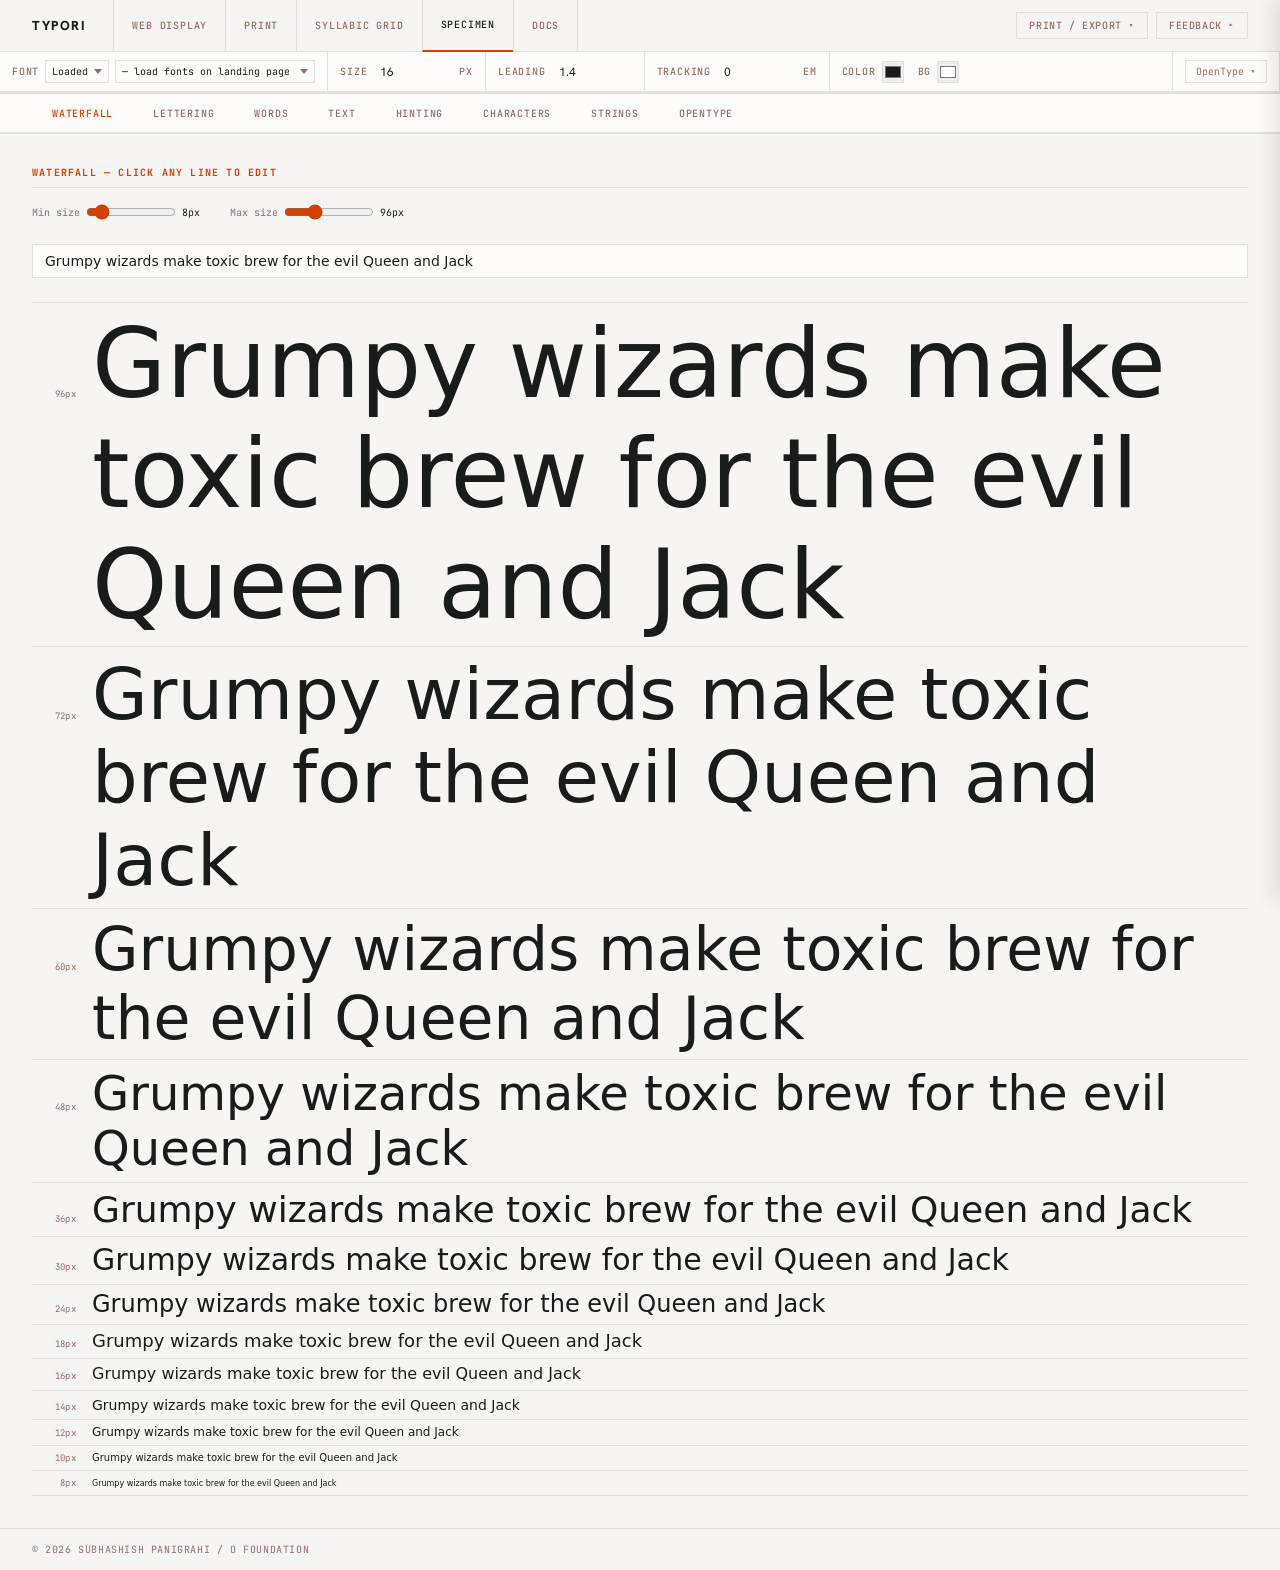
<file: specimen.html>
<!DOCTYPE html>
<html lang="en">
<head>
<meta charset="UTF-8">
<meta name="viewport" content="width=device-width, initial-scale=1.0">
<title>Typori — Specimen</title>
<link rel="preconnect" href="https://fonts.googleapis.com">
<link rel="preconnect" href="https://fonts.gstatic.com" crossorigin>
<link href="https://fonts.googleapis.com/css2?family=Hanken+Grotesk:wght@400;500;600;800&family=JetBrains+Mono:wght@500&display=swap" rel="stylesheet">
<script src="js/annotations.js"></script>
<script src="js/feedback.js"></script>
<style>
*, *::before, *::after { box-sizing: border-box; margin: 0; padding: 0; }
:root {
  --orange: #d34000; --orange-dark: #a93100;
  --ink: #1a1c1c; --ink-mid: #5c4037; --ink-faint: #916f65;
  --paper: #f7f5f3; --paper-dim: #edeae7; --paper-dimmer: #e2dfdc;
  --white: #fefcfa;
  --ff-sans: 'Hanken Grotesk', system-ui, sans-serif;
  --ff-mono: 'JetBrains Mono', monospace;
  --font-preview: system-ui, sans-serif;
  --font-features: normal;
}
html { background: var(--paper); color: var(--ink); font-family: var(--ff-sans); }
body { min-height: 100vh; display: flex; flex-direction: column; transition: padding-right 280ms; }
body.fb-open { padding-right: 340px; }

/* ── Header ─────────────────────────────────────────────────── */
.site-header {
  position: sticky; top: 0; z-index: 200;
  background: var(--paper); display: flex; flex-direction: column;
  border-bottom: 2px solid var(--paper-dimmer);
}
.nav-row {
  display: flex; align-items: center; padding: 0 32px; height: 52px;
  border-bottom: 1px solid var(--paper-dimmer); gap: 0;
}
.wordmark {
  font-size: 13px; font-weight: 800; letter-spacing: 0.12em; text-transform: uppercase;
  color: var(--ink); text-decoration: none; margin-right: 28px;
}
.page-tabs { display: flex; }
.ptab {
  font-family: var(--ff-mono); font-size: 10px; font-weight: 500; letter-spacing: 0.08em;
  text-transform: uppercase; padding: 0 18px; height: 52px; display: flex; align-items: center;
  color: var(--ink-faint); text-decoration: none; border-right: 1px solid var(--paper-dimmer);
  border-left: 1px solid var(--paper-dimmer); margin-left: -1px; transition: color 100ms;
}
.ptab:hover { color: var(--ink); }
.ptab.active { color: var(--ink); border-bottom: 2px solid var(--orange); }
.nav-right { margin-left: auto; display: flex; align-items: center; gap: 8px; }

.ctrl-row {
  display: flex; align-items: stretch; border-bottom: 1px solid var(--paper-dimmer);
  background: var(--white); min-height: 40px; overflow-x: auto;
}
.ctrl-cell {
  display: flex; align-items: center; gap: 6px;
  padding: 0 12px; border-right: 1px solid var(--paper-dimmer); flex-shrink: 0;
}
.ctrl-cell.grow { flex: 1; }
.ctrl-label {
  font-family: var(--ff-mono); font-size: 10px; font-weight: 500; letter-spacing: 0.08em;
  text-transform: uppercase; color: var(--ink-faint); white-space: nowrap;
}
.ctrl-input {
  background: transparent; border: 1px solid transparent; color: var(--ink);
  font-family: var(--ff-sans); font-size: 12px; padding: 4px 6px; outline: none; min-width: 0;
}
.ctrl-input:focus { border-color: var(--paper-dimmer); background: var(--paper); }
.ctrl-input.sm { width: 80px; }
.ctrl-select {
  background: transparent; border: 1px solid var(--paper-dimmer); color: var(--ink);
  font-family: var(--ff-mono); font-size: 10px; padding: 4px 20px 4px 6px; outline: none; cursor: pointer;
  -webkit-appearance: none; appearance: none;
  background-image: url("data:image/svg+xml,%3Csvg xmlns='http://www.w3.org/2000/svg' width='8' height='5'%3E%3Cpath d='M0 0l4 5 4-5z' fill='%23916f65'/%3E%3C/svg%3E");
  background-repeat: no-repeat; background-position: right 6px center;
}
.ctrl-select:focus { border-color: var(--orange); }
.ctrl-btn {
  font-family: var(--ff-mono); font-size: 10px; padding: 4px 10px;
  border: 1px solid var(--paper-dimmer); background: transparent; color: var(--ink-faint);
  cursor: pointer; white-space: nowrap;
}
.ctrl-btn:hover { border-color: var(--orange); color: var(--orange); }
.ctrl-btn.active { background: var(--ink); color: var(--white); border-color: var(--ink); }

/* OT panel */
.ot-panel {
  background: var(--paper-dim); border-bottom: 1px solid var(--paper-dimmer);
  padding: 8px 16px; display: flex; flex-wrap: wrap; gap: 6px 16px; align-items: center;
}
.ot-panel[hidden] { display: none; }
.ot-feat-check {
  display: flex; align-items: center; gap: 5px; cursor: pointer;
  font-family: var(--ff-mono); font-size: 10px; color: var(--ink-mid);
  user-select: none;
}
.ot-feat-check input[type="checkbox"] {
  width: 12px; height: 12px; margin: 0; accent-color: var(--orange); cursor: pointer;
}
.ot-feat-check:hover { color: var(--ink); }

/* export btn */
.export-btn {
  font-family: var(--ff-mono); font-size: 10px; font-weight: 500; letter-spacing: 0.06em;
  text-transform: uppercase; padding: 6px 12px; border: 1px solid var(--paper-dimmer);
  background: transparent; color: var(--ink-faint); cursor: pointer; transition: all 100ms;
}
.export-btn:hover { border-color: var(--ink); color: var(--ink); }

/* ── Specimen tab bar ────────────────────────────────────────── */
.spec-tab-bar {
  display: flex; background: var(--white); border-bottom: 2px solid var(--paper-dimmer);
  padding: 0 32px; overflow-x: auto; flex-shrink: 0;
}
.spec-tab {
  font-family: var(--ff-mono); font-size: 10px; font-weight: 500; letter-spacing: 0.08em;
  text-transform: uppercase; padding: 0 20px; height: 40px; border: none; background: transparent;
  color: var(--ink-faint); cursor: pointer; border-bottom: 2px solid transparent; margin-bottom: -2px;
  white-space: nowrap; transition: color 100ms;
}
.spec-tab:hover { color: var(--ink); }
.spec-tab.active { color: var(--orange); border-bottom-color: var(--orange); }

/* ── Main canvas ─────────────────────────────────────────────── */
#spec-main { flex: 1; padding: 32px; max-width: 1400px; width: 100%; margin: 0 auto; }
.tab-panel { display: none; }
.tab-panel.active { display: block; }

/* ── Section header ──────────────────────────────────────────── */
.sec-title {
  font-family: var(--ff-mono); font-size: 10px; font-weight: 700; letter-spacing: 0.12em;
  text-transform: uppercase; color: var(--orange); margin-bottom: 16px; padding-bottom: 8px;
  border-bottom: 1px solid var(--paper-dimmer);
}
.sec-subtitle {
  font-family: var(--ff-mono); font-size: 9px; letter-spacing: 0.08em;
  text-transform: uppercase; color: var(--ink-faint); margin-bottom: 10px;
}

/* ── Waterfall ───────────────────────────────────────────────── */
.waterfall-controls {
  display: flex; gap: 16px; align-items: center; margin-bottom: 24px; flex-wrap: wrap;
}
.wf-ctrl { display: flex; align-items: center; gap: 6px; }
.wf-ctrl label { font-family: var(--ff-mono); font-size: 10px; color: var(--ink-faint); white-space: nowrap; }
.wf-ctrl input[type="range"] { width: 90px; accent-color: var(--orange); }
.wf-ctrl span { font-family: var(--ff-mono); font-size: 10px; color: var(--ink); min-width: 32px; }
.wf-text-input {
  width: 100%; padding: 8px 12px; border: 1px solid var(--paper-dimmer);
  background: var(--white); color: var(--ink); font-size: 14px; outline: none;
  font-family: var(--font-preview); font-feature-settings: var(--font-features);
  margin-bottom: 24px;
}
.wf-text-input:focus { border-color: var(--orange); }

.waterfall { border-top: 1px solid var(--paper-dimmer); }
.wf-line {
  display: flex; align-items: baseline; gap: 16px;
  padding: 6px 0; border-bottom: 1px solid var(--paper-dimmer);
}
.wf-size-label {
  font-family: var(--ff-mono); font-size: 9px; color: var(--ink-faint);
  width: 44px; text-align: right; flex-shrink: 0; letter-spacing: 0.04em;
}
.wf-text {
  font-family: var(--font-preview); font-feature-settings: var(--font-features);
  line-height: 1.15; outline: none; flex: 1; color: var(--ink); word-break: break-word;
}
.wf-text:focus { background: #fffbf9; }
.wf-text[contenteditable="true"] { cursor: text; }

/* ── Characters ──────────────────────────────────────────────── */
.script-tabs {
  display: flex; flex-wrap: wrap; gap: 4px; margin-bottom: 20px;
}
.script-tab {
  font-family: var(--ff-mono); font-size: 9px; padding: 4px 10px; letter-spacing: 0.06em;
  text-transform: uppercase; border: 1px solid var(--paper-dimmer); background: transparent;
  color: var(--ink-faint); cursor: pointer; transition: all 80ms;
}
.script-tab.active { background: var(--ink); color: var(--white); border-color: var(--ink); }
.script-tab:hover:not(.active) { border-color: var(--orange); color: var(--orange); }

.char-grid { display: flex; flex-wrap: wrap; gap: 3px; }
.char-cell {
  width: 56px; height: 56px; display: flex; flex-direction: column; align-items: center;
  justify-content: center; border: 1px solid var(--paper-dimmer); background: var(--white);
  cursor: pointer; position: relative; transition: border-color 80ms;
}
.char-cell:hover { border-color: var(--orange); }
.char-cell.copied { background: #fff3ee; border-color: var(--orange); }
.char-glyph {
  font-family: var(--font-preview); font-feature-settings: var(--font-features);
  font-size: 28px; line-height: 1; user-select: none;
}
.char-code {
  font-family: var(--ff-mono); font-size: 7px; color: var(--ink-faint); margin-top: 3px;
}

/* ── Strings ─────────────────────────────────────────────────── */
.strings-col { column-count: 1; }
.string-section { margin-bottom: 32px; }
.string-item { padding: 10px 0; border-bottom: 1px solid var(--paper-dimmer); display: flex; gap: 16px; align-items: baseline; }
.string-lang {
  font-family: var(--ff-mono); font-size: 9px; color: var(--ink-faint); letter-spacing: 0.06em;
  text-transform: uppercase; width: 110px; flex-shrink: 0;
}
.string-text {
  font-family: var(--font-preview); font-feature-settings: var(--font-features);
  line-height: 1.5; outline: none; flex: 1; color: var(--ink); cursor: text;
}
.string-text:focus { background: #fffbf9; }

/* size controls in strings */
.size-ctrl {
  display: flex; align-items: center; gap: 8px; margin-bottom: 12px; flex-wrap: wrap;
}
.size-btn {
  font-family: var(--ff-mono); font-size: 9px; padding: 3px 8px;
  border: 1px solid var(--paper-dimmer); background: transparent; color: var(--ink-faint);
  cursor: pointer;
}
.size-btn.active { background: var(--ink); color: var(--white); border-color: var(--ink); }

/* ── Words / Text / Hinting ─────────────────────────────────── */
.sized-row { display: flex; gap: 12px; align-items: baseline; padding: 6px 0; border-bottom: 1px solid var(--paper-dimmer); }
.sized-lbl { font-family: var(--ff-mono); font-size: 9px; color: var(--ink-faint); width: 40px; flex-shrink: 0; text-align: right; }
.sized-text {
  font-family: var(--font-preview); font-feature-settings: var(--font-features);
  line-height: 1.2; color: var(--ink); outline: none; flex: 1; overflow: hidden;
  white-space: nowrap; text-overflow: ellipsis; cursor: text;
}
.sized-text.wrap { white-space: normal; overflow: visible; }
.text-2col { display: grid; grid-template-columns: 1fr 1fr; gap: 24px; }
@media (max-width: 700px) { .text-2col { grid-template-columns: 1fr; } }

/* ── OpenType ────────────────────────────────────────────────── */
.ot-section { border: 1px solid var(--paper-dimmer); margin-bottom: 12px; }
.ot-sec-hdr {
  display: flex; align-items: center; gap: 12px; padding: 8px 14px;
  background: var(--paper-dim); border-bottom: 1px solid var(--paper-dimmer); cursor: pointer;
}
.ot-sec-hdr:hover { background: var(--paper-dimmer); }
.ot-tag {
  font-family: var(--ff-mono); font-size: 11px; font-weight: 700;
  background: var(--ink); color: var(--white); padding: 2px 7px; flex-shrink: 0;
}
.ot-tag.on { background: var(--orange); }
.ot-name { font-size: 13px; font-weight: 600; color: var(--ink); }
.ot-desc { font-size: 12px; color: var(--ink-faint); flex: 1; }
.ot-toggle-btn {
  font-family: var(--ff-mono); font-size: 9px; padding: 3px 10px; letter-spacing: 0.06em;
  text-transform: uppercase; border: 1px solid var(--paper-dimmer); background: transparent;
  color: var(--ink-faint); cursor: pointer; flex-shrink: 0; white-space: nowrap;
}
.ot-toggle-btn:hover { border-color: var(--orange); color: var(--orange); }
.ot-toggle-btn.on { background: var(--orange); color: var(--white); border-color: var(--orange); }
.ot-body { display: grid; grid-template-columns: 1fr 1fr; }
.ot-col { padding: 14px 16px; }
.ot-col + .ot-col { border-left: 1px solid var(--paper-dimmer); }
.ot-col-label {
  font-family: var(--ff-mono); font-size: 9px; color: var(--ink-faint); text-transform: uppercase;
  letter-spacing: 0.08em; margin-bottom: 8px; display: block;
}
.ot-sample {
  font-family: var(--font-preview);
  font-size: 28px; line-height: 1.25; color: var(--ink);
}
.ot-sample.size-sm { font-size: 16px; }
.ot-sample-off { font-feature-settings: "kern" 0, "liga" 0, "calt" 0; }
/* each .ot-sample-on gets inline font-feature-settings from JS */

/* ── Footer ─────────────────────────────────────────────────── */
.site-footer {
  padding: 14px 32px; display: flex; align-items: center; justify-content: space-between;
  border-top: 1px solid var(--paper-dimmer); background: var(--paper); flex-shrink: 0; flex-wrap: wrap; gap: 8px;
}
.footer-l, .footer-r {
  font-family: var(--ff-mono); font-size: 10px; letter-spacing: 0.06em;
  text-transform: uppercase; color: var(--ink-faint);
}
.footer-link { color: var(--ink-faint); text-decoration: underline; }
.footer-link:hover { color: var(--orange); }

/* ── Feedback Panel ──────────────────────────────────────────── */
#fb-panel {
  position: fixed; top: 0; right: 0; bottom: 0; width: 340px;
  background: var(--white); border-left: 1px solid var(--paper-dimmer);
  z-index: 500; transform: translateX(100%); transition: transform 280ms cubic-bezier(.4,0,.2,1);
  display: flex; flex-direction: column; overflow: hidden;
  box-shadow: -4px 0 20px rgba(0,0,0,.12);
}
#fb-panel.open { transform: translateX(0); }
.fb-hdr {
  display: flex; align-items: center; justify-content: space-between;
  padding: 0 16px; height: 52px; border-bottom: 1px solid var(--paper-dimmer);
  background: var(--ink); flex-shrink: 0;
}
.fb-hdr-title {
  font-size: 11px; font-weight: 700; letter-spacing: .1em; text-transform: uppercase;
  color: var(--white); font-family: var(--ff-mono);
}
.fb-close {
  background: none; border: none; color: rgba(255,255,255,.5);
  font-size: 20px; cursor: pointer; padding: 0 4px; line-height: 1;
}
.fb-close:hover { color: var(--white); }
.fb-mode-tabs {
  display: flex; border-bottom: 1px solid var(--paper-dimmer); flex-shrink: 0; background: var(--paper-dim);
}
.fb-mode-tab {
  flex: 1; padding: 9px 0; font-family: var(--ff-mono); font-size: 10px; font-weight: 600;
  letter-spacing: .08em; text-transform: uppercase; border: none; background: transparent;
  color: var(--ink-faint); cursor: pointer; border-bottom: 2px solid transparent; transition: all 100ms;
}
.fb-mode-tab.active { color: var(--orange); border-bottom-color: var(--orange); background: var(--white); }
.fb-mode-tab:not(.active):hover { color: var(--ink); }
#fb-panel-body { flex: 1; overflow-y: auto; padding: 16px; }
.fb-section { margin-bottom: 18px; }
.fb-sec-title {
  font-family: var(--ff-mono); font-size: 9px; font-weight: 700;
  letter-spacing: .1em; text-transform: uppercase; color: var(--orange);
  margin-bottom: 9px; display: block;
}
.fb-inp {
  width: 100%; padding: 7px 10px; border: 1px solid var(--paper-dimmer);
  font-family: var(--ff-sans); font-size: 12px; color: var(--ink);
  background: var(--paper); outline: none; margin-bottom: 6px;
}
.fb-inp:focus { border-color: var(--orange); background: var(--white); }
textarea.fb-inp { resize: vertical; min-height: 44px; }
.fb-row { display: flex; gap: 6px; flex-wrap: wrap; margin-bottom: 6px; }
.fb-btn {
  font-family: var(--ff-mono); font-size: 10px; padding: 5px 10px;
  border: 1px solid var(--paper-dimmer); background: transparent;
  color: var(--ink-faint); cursor: pointer; flex-shrink: 0; white-space: nowrap;
}
.fb-btn:hover { border-color: var(--orange); color: var(--orange); }
.fb-btn.p { background: var(--orange); color: var(--white); border-color: var(--orange); }
.fb-btn.p:hover { background: var(--orange-dark); }
.fb-btn-full { width: 100%; text-align: center; }
.fb-q {
  background: var(--paper); padding: 10px 12px; margin-bottom: 8px;
  border: 1px solid var(--paper-dimmer);
}
.fb-qtext { font-size: 12px; color: var(--ink); margin-bottom: 7px; line-height: 1.4; }
.fb-qn {
  font-family: var(--ff-mono); font-size: 10px; color: var(--orange);
  margin-right: 5px; font-weight: 700;
}
.fb-rating { display: flex; gap: 4px; margin-bottom: 3px; flex-wrap: wrap; }
.fb-num {
  width: 28px; height: 28px; border: 1px solid var(--paper-dimmer);
  background: transparent; font-size: 11px; cursor: pointer; color: var(--ink-faint);
  font-family: var(--ff-mono); display: flex; align-items: center; justify-content: center;
}
.fb-num.on { background: var(--orange); color: var(--white); border-color: var(--orange); }
.fb-num:hover:not(.on) { border-color: var(--orange); color: var(--orange); }
.fb-rlbls { display: flex; justify-content: space-between; font-size: 9px; color: var(--ink-faint); margin-top: 3px; font-family: var(--ff-mono); }
.fb-choices { display: flex; flex-direction: column; gap: 5px; }
.fb-choice { font-size: 11px; color: var(--ink); cursor: pointer; display: flex; align-items: baseline; gap: 5px; }
.fb-txt {
  width: 100%; padding: 6px 8px; border: 1px solid var(--paper-dimmer);
  font-family: var(--ff-sans); font-size: 11px; color: var(--ink);
  background: var(--white); outline: none; resize: vertical;
}
.fb-q-edit {
  background: var(--paper); border: 1px solid var(--paper-dimmer);
  margin-bottom: 8px; padding: 10px 12px;
}
.fb-q-edit-hdr {
  display: flex; align-items: center; gap: 6px; margin-bottom: 7px;
}
.fb-type-sel {
  font-family: var(--ff-mono); font-size: 10px; padding: 3px 18px 3px 6px;
  border: 1px solid var(--paper-dimmer); background: var(--white); color: var(--ink);
  outline: none; cursor: pointer; -webkit-appearance: none; appearance: none;
  background-image: url("data:image/svg+xml,%3Csvg xmlns='http://www.w3.org/2000/svg' width='8' height='5'%3E%3Cpath d='M0 0l4 5 4-5z' fill='%23916f65'/%3E%3C/svg%3E");
  background-repeat: no-repeat; background-position: right 5px center; flex-shrink: 0;
}
.fb-q-del {
  margin-left: auto; background: none; border: none; color: var(--ink-faint);
  font-size: 14px; cursor: pointer; padding: 0 2px; flex-shrink: 0; line-height: 1;
}
.fb-q-del:hover { color: var(--orange); }
.fb-q-extra { margin-top: 6px; }
.fb-q-extra-row { display: flex; align-items: center; gap: 4px; margin-bottom: 6px; }
.fb-tiny-label { font-family: var(--ff-mono); font-size: 9px; color: var(--ink-faint); white-space: nowrap; }
.fb-num-inp {
  width: 42px; padding: 4px 6px; border: 1px solid var(--paper-dimmer);
  font-family: var(--ff-mono); font-size: 11px; text-align: center;
  background: var(--paper); color: var(--ink); outline: none;
}
.fb-designer-brief { background: var(--paper-dim); padding: 12px; border: 1px solid var(--paper-dimmer); }
.fb-brief-who { font-size: 13px; font-weight: 700; color: var(--ink); margin-bottom: 2px; }
.fb-brief-contact { font-size: 11px; color: var(--ink-faint); font-family: var(--ff-mono); margin-bottom: 6px; }
.fb-brief-text { font-size: 12px; color: var(--ink-mid); line-height: 1.5; }
.fb-hint { font-size: 10px; color: var(--ink-faint); line-height: 1.5; margin-bottom: 8px; font-family: var(--ff-mono); }
.fb-divider { height: 1px; background: var(--paper-dimmer); margin: 14px 0; }
.fb-empty { font-size: 11px; color: var(--ink-faint); font-family: var(--ff-mono); padding: 6px 0; }
#fb-import-inp, #designer-import-inp, #ref-pdf-inp { display: none; }
.fb-annot-toolbar { display: flex; align-items: center; gap: 6px; flex-wrap: wrap; margin-bottom: 4px; }
.fb-ann-tool {
  font-family: var(--ff-mono); font-size: 10px; padding: 5px 10px;
  border: 1px solid var(--paper-dimmer); background: transparent;
  color: var(--ink-faint); cursor: pointer; white-space: nowrap;
}
.fb-ann-tool.active { background: var(--ink); color: var(--white); border-color: var(--ink); }
.fb-ann-tool:hover:not(.active) { border-color: var(--orange); color: var(--orange); }
.fb-ann-colors { display: flex; gap: 4px; align-items: center; }
.fb-ann-color {
  width: 22px; height: 22px; border: 2px solid transparent;
  cursor: pointer; border-radius: 2px; flex-shrink: 0;
}
.fb-ann-color.active { border-color: var(--orange); outline: 1px solid var(--orange); }
.fb-locked-notice {
  background: #fff8e1; border: 1px solid #f0c040; padding: 8px 10px; margin-bottom: 10px;
  font-size: 10px; color: #5c4000; font-family: var(--ff-mono); display: flex;
  align-items: center; gap: 8px; flex-wrap: wrap;
}
.fb-lock-icon { font-size: 13px; flex-shrink: 0; }
.fb-unlock-btn {
  margin-left: auto; font-family: var(--ff-mono); font-size: 9px; padding: 3px 8px;
  border: 1px solid #c09000; background: transparent; color: #5c4000; cursor: pointer; white-space: nowrap;
}
.fb-unlock-btn:hover { background: #5c4000; color: #fff; }
.fb-q-locked {
  display: flex; gap: 6px; padding: 7px 0; border-bottom: 1px solid var(--paper-dimmer);
  font-size: 11px; color: var(--ink-mid); line-height: 1.4;
}
.fb-q-locked:last-child { border-bottom: none; }
.fb-q-locked-text { flex: 1; }

@media (max-width: 700px) { .ot-body { grid-template-columns: 1fr; } #spec-main { padding: 16px; } .spec-tab-bar { padding: 0 16px; } .nav-row { padding: 0 16px; } body.fb-open { padding-right: 0; } }
</style>
</head>
<body data-page="specimen">

<header class="site-header">
  <div class="nav-row">
    <a class="wordmark" href="index.html">Typori</a>
    <div class="page-tabs">
      <a class="ptab" href="display.html">Web Display</a>
      <a class="ptab" href="print.html">Print</a>
      <a class="ptab" href="syllabic.html">Syllabic Grid</a>
      <a class="ptab active" href="specimen.html">Specimen</a>
      <a class="ptab" href="docs.html">Docs</a>
    </div>
    <div class="nav-right">
      <button class="export-btn" id="btn-export-spec">Print / Export ▾</button>
      <button class="export-btn" id="btn-fb-panel">Feedback ▸</button>
    </div>
  </div>

  <!-- Font selector -->
  <div class="ctrl-row">
    <div class="ctrl-cell">
      <span class="ctrl-label">Font</span>
      <select class="ctrl-select" id="src-preview">
        <option value="loaded">Loaded</option>
        <option value="system">System</option>
        <option value="google">Google</option>
      </select>
      <select class="ctrl-select" id="fnt-preview" style="max-width:200px"></select>
      <input type="text" class="ctrl-input sm" id="gf-preview" placeholder="Font name" style="display:none">
      <button class="ctrl-btn" id="load-gf-preview" style="display:none">Load</button>
    </div>
    <div class="ctrl-cell">
      <span class="ctrl-label">Size</span>
      <input type="number" class="ctrl-input sm" id="global-size" value="16" min="8" max="200">
      <span class="ctrl-label">px</span>
    </div>
    <div class="ctrl-cell">
      <span class="ctrl-label">Leading</span>
      <input type="number" class="ctrl-input sm" id="global-lh" value="1.4" min="0.8" max="3" step="0.05">
    </div>
    <div class="ctrl-cell">
      <span class="ctrl-label">Tracking</span>
      <input type="number" class="ctrl-input sm" id="global-ls" value="0" min="-0.1" max="0.5" step="0.001">
      <span class="ctrl-label">em</span>
    </div>
    <div class="ctrl-cell grow">
      <span class="ctrl-label">Color</span>
      <input type="color" id="preview-color" value="#1a1c1c" style="width:22px;height:22px;border:1px solid var(--paper-dimmer);cursor:pointer;padding:0">
      <span class="ctrl-label" style="margin-left:8px">BG</span>
      <input type="color" id="preview-bg" value="#fefcfa" style="width:22px;height:22px;border:1px solid var(--paper-dimmer);cursor:pointer;padding:0">
    </div>
    <div class="ctrl-cell">
      <button class="ctrl-btn" id="ot-toggle-btn">OpenType ▾</button>
    </div>
  </div>

  <!-- OpenType panel -->
  <div class="ot-panel" id="ot-panel" hidden>
    <!-- populated by JS -->
  </div>
</header>

<div class="spec-tab-bar">
  <button class="spec-tab active" data-tab="waterfall">Waterfall</button>
  <button class="spec-tab" data-tab="lettering">Lettering</button>
  <button class="spec-tab" data-tab="words">Words</button>
  <button class="spec-tab" data-tab="text">Text</button>
  <button class="spec-tab" data-tab="hinting">Hinting</button>
  <button class="spec-tab" data-tab="characters">Characters</button>
  <button class="spec-tab" data-tab="strings">Strings</button>
  <button class="spec-tab" data-tab="opentype">OpenType</button>
</div>

<main id="spec-main">

  <!-- ── TAB: WATERFALL ─────────────────────────────────── -->
  <div id="tab-waterfall" class="tab-panel active">
    <p class="sec-title">Waterfall — click any line to edit</p>
    <div class="waterfall-controls">
      <div class="wf-ctrl">
        <label>Min size</label>
        <input type="range" id="wf-min" min="6" max="24" value="8">
        <span id="wf-min-val">8px</span>
      </div>
      <div class="wf-ctrl">
        <label>Max size</label>
        <input type="range" id="wf-max" min="48" max="200" value="96">
        <span id="wf-max-val">96px</span>
      </div>
    </div>
    <input type="text" class="wf-text-input" id="wf-input" value="Grumpy wizards make toxic brew for the evil Queen and Jack" placeholder="Type your test string…" autocomplete="off" spellcheck="false">
    <div class="waterfall" id="waterfall"></div>
  </div>

  <!-- ── TAB: LETTERING ───────────────────────────────── -->
  <div id="tab-lettering" class="tab-panel">
    <p class="sec-title">Lettering Sheet — full character overview</p>
    <div style="margin-bottom:12px;display:flex;align-items:center;gap:12px;flex-wrap:wrap">
      <label class="ctrl-label">Size</label>
      <input type="range" id="lettering-size" min="24" max="120" value="72" style="width:100px;accent-color:var(--orange)">
      <span id="lettering-size-val" style="font-family:var(--ff-mono);font-size:10px;color:var(--ink);min-width:32px">72px</span>
    </div>
    <div id="lettering-display" contenteditable="true" spellcheck="false" style="font-family:var(--font-preview);font-feature-settings:var(--font-features);text-align:center;line-height:1.3;color:var(--ink);padding:24px 0">
      <div style="font-size:72px;margin-bottom:0.5em">A B C D E F G H<br>I J K L M N O P Q R<br>S T U V W X Y Z</div>
      <div style="font-size:72px;margin-bottom:0.5em">a b c d e f g h i j k l m<br>n o p q r s t u v w x y z</div>
      <div style="font-size:72px;margin-bottom:0.5em">1 2 3 4 5 6 7 8 9 0</div>
      <div style="font-size:72px;margin-bottom:0.5em">( { [ . , ¡ ! ¿ ? * ] } )<br># $ € £ % @ &amp; ¶ § ¢ † ‡<br>° _ : ; + − × ÷ ' ' " "<br>«  »  ‹  ›  ©  ®  ™  &lt;  &gt;  ±  ≤  ≥</div>
    </div>
  </div>

  <!-- ── TAB: WORDS ─────────────────────────────────────── -->
  <div id="tab-words" class="tab-panel">
    <p class="sec-title">Words — mixed-case text at descending sizes</p>
    <div id="words-display"></div>
  </div>

  <!-- ── TAB: TEXT ──────────────────────────────────────── -->
  <div id="tab-text" class="tab-panel">
    <p class="sec-title">Text — paragraph setting at reading sizes</p>
    <div id="text-display"></div>
  </div>

  <!-- ── TAB: HINTING ──────────────────────────────────── -->
  <div id="tab-hinting" class="tab-panel">
    <p class="sec-title">Hinting — fine pixel sizes</p>
    <p class="sec-subtitle" id="hinting-ua" style="margin-bottom:16px"></p>
    <div id="hinting-display"></div>
  </div>

  <!-- ── TAB: CHARACTERS ───────────────────────────────── -->
  <div id="tab-characters" class="tab-panel">
    <p class="sec-title">Character Set — click any cell to copy</p>
    <div class="script-tabs" id="script-tabs"></div>
    <div class="char-grid" id="char-grid"></div>
  </div>

  <!-- ── TAB: STRINGS ──────────────────────────────────── -->
  <div id="tab-strings" class="tab-panel">
    <div class="size-ctrl">
      <span class="ctrl-label">Size:</span>
      <button class="size-btn" data-size="14">14</button>
      <button class="size-btn active" data-size="18">18</button>
      <button class="size-btn" data-size="24">24</button>
      <button class="size-btn" data-size="36">36</button>
    </div>
    <div id="strings-container"></div>
  </div>

  <!-- ── TAB: OPENTYPE ─────────────────────────────────── -->
  <div id="tab-opentype" class="tab-panel">
    <p class="sec-title">OpenType Features — compare on/off for each feature</p>
    <div id="ot-features-container"></div>
    <p style="font-family:var(--ff-mono);font-size:9px;color:var(--ink-faint);margin-top:16px;line-height:1.6">
      Note: Indic shaping features (akhn, blwf, half, pstf, etc.) are not listed — they are always active and required for correct rendering.
      Toggling them off would produce incorrect glyph sequences.
    </p>
  </div>

</main>

<footer class="site-footer">
  <span class="footer-l">&copy; 2026 Subhashish Panigrahi / O Foundation</span>
</footer>

<div id="fb-panel">
  <div class="fb-hdr">
    <span class="fb-hdr-title">Font Feedback</span>
    <button class="fb-close" id="btn-fb-close">✕</button>
  </div>
  <div class="fb-mode-tabs">
    <button class="fb-mode-tab active" data-mode="designer">Designer</button>
    <button class="fb-mode-tab" data-mode="tester">Tester</button>
  </div>
  <div id="fb-panel-body"></div>
</div>

<script>
// ── IndexedDB ─────────────────────────────────────────────────
const DB_NAME = 'typori-fonts', DB_VER = 1, STORE = 'fonts';
function openDB() {
  return new Promise((res, rej) => {
    const req = indexedDB.open(DB_NAME, DB_VER);
    req.onupgradeneeded = e => e.target.result.createObjectStore(STORE, { keyPath: 'name' });
    req.onsuccess = e => res(e.target.result);
    req.onerror = e => rej(e.target.error);
  });
}
async function getFonts() {
  const db = await openDB();
  const tx = db.transaction(STORE, 'readonly');
  const req = tx.objectStore(STORE).getAll();
  return new Promise((res, rej) => { req.onsuccess = () => res(req.result); req.onerror = rej; });
}

const SYSTEM_FONTS = [
  'system-ui','Arial','Arial Narrow','Georgia','Times New Roman','Courier New',
  'Helvetica','Verdana','Trebuchet MS','Impact','Palatino','Garamond',
  'Optima','Futura','Gill Sans','Calibri','Cambria','Consolas',
];
const googleFontsLoaded = new Set(JSON.parse(localStorage.getItem('typori-gfonts') || '[]'));
let loadedFonts = [];

// ── OpenType data ─────────────────────────────────────────────
const OT_FEATURES = [
  { tag:'kern', name:'Kerning', desc:'Adjusts spacing between specific letter pairs', sample:'WAVE AWAY TOWARD AVOCADO Ty Wa Te To', default:true },
  { tag:'liga', name:'Standard Ligatures', desc:'Replaces character sequences with single glyphs (fi fl ff ffi ffl)', sample:'fi fl ff ffi ffl ft fb fj ffj Africa', default:true },
  { tag:'calt', name:'Contextual Alternates', desc:'Selects alternate glyphs based on surrounding context', sample:'The quick brown fox over the lazy', default:true },
  { tag:'dlig', name:'Discretionary Ligatures', desc:'Optional stylistic ligatures beyond the standard set', sample:'st ct sp fi fl ff ffi ffl The', default:false },
  { tag:'smcp', name:'Small Caps', desc:'Replaces lowercase letters with small capitals', sample:'abcdefghijklmnopqrstuvwxyz', default:false },
  { tag:'c2sc', name:'Caps to Small Caps', desc:'Replaces uppercase with small capitals', sample:'ABCDEFGHIJKLMNOPQRSTUVWXYZ', default:false },
  { tag:'onum', name:'Old-style Numerals', desc:'Numerals with descenders for body text', sample:'0123456789  1,234.56  $9.99  2026', default:false },
  { tag:'lnum', name:'Lining Numerals', desc:'Full-height numerals aligned with capitals', sample:'0123456789  1,234.56  $9.99  2026', default:false },
  { tag:'pnum', name:'Proportional Figures', desc:'Numerals with proportional (non-equal) spacing', sample:'1111  0000  100  111  1001  1010', default:false },
  { tag:'tnum', name:'Tabular Figures', desc:'Numerals with fixed equal-width spacing for tables', sample:'1111  0000  100  111  1001  1010', default:false },
  { tag:'frac', name:'Fractions', desc:'Formats slash fractions with proper glyph', sample:'1/2  1/3  2/3  1/4  3/4  5/8  7/9', default:false },
  { tag:'zero', name:'Slashed Zero', desc:'Distinguishes zero from uppercase O', sample:'0  O  0O  O0  00  1010  IO0  0123', default:false },
  { tag:'ordn', name:'Ordinals', desc:'Formats ordinal suffixes as superscripts', sample:'1st  2nd  3rd  4th  5th  No.  Nº', default:false },
  { tag:'sups', name:'Superscript', desc:'Characters formatted as superscripts', sample:'a¹  b²  c³  x²+y²=z²  E=mc²', default:false },
  { tag:'subs', name:'Subscript', desc:'Characters formatted as subscripts', sample:'H₂O  CO₂  C₆H₁₂O₆  H₂SO₄', default:false },
  { tag:'swsh', name:'Swash', desc:'Substitutes flourished swash variant glyphs', sample:'The quick brown fox jumps lively', default:false },
  { tag:'hist', name:'Historical Forms', desc:'Historical or archaic alternate letterforms', sample:'The quick brown fox over the lazy', default:false },
];

const otState = {};
OT_FEATURES.forEach(f => { otState[f.tag] = f.default; });

function buildFeatureString(overrides = {}) {
  const merged = Object.assign({}, otState, overrides);
  return Object.entries(merged).map(([k, v]) => `"${k}" ${v ? 1 : 0}`).join(', ');
}
function applyFeatures() {
  document.documentElement.style.setProperty('--font-features', buildFeatureString());
  refreshOTTab();
}

// ── Character set data ────────────────────────────────────────
function range(start, end) {
  const out = [];
  for (let i = start; i <= end; i++) out.push(String.fromCodePoint(i));
  return out;
}

const CHAR_SETS = {
  'Basic Latin': range(0x21, 0x7E),
  'Latin Ext': 'ÀÁÂÃÄÅÆÇÈÉÊËÌÍÎÏÐÑÒÓÔÕÖØÙÚÛÜÝÞßàáâãäåæçèéêëìíîïðñòóôõöøùúûüýþÿĀāĂăĄąĆćĈĉĊċČčĎďĐđĒēĔĕĖėĘęĚě'.split(''),
  'Numerals': '0 1 2 3 4 5 6 7 8 9 ½ ⅓ ⅔ ¼ ¾ ⅛ ⅜ ⅝ ⅞ % ‰ ° ⁰ ¹ ² ³ ⁴ ₀ ₁ ₂ ₃ ₄'.split(' ').filter(Boolean),
  'Punctuation': '. , ; : ! ? \' " - – — … ( ) [ ] { } ⟨ ⟩ / \\ @ # $ % ^ & * + = < > | ~ ` « » ‹ › • · † ‡ § ¶ © ® ™ ° ± × ÷ ∞ √ ∑ ∏ ∫'.split(' ').filter(Boolean),
  'Currencies': '$ € £ ¥ ₹ ₽ ¢ ₩ ₪ ฿ ₺ ₴ ₦ ₵ ₡ ₲ ₱ ₫ ₭ ₮ ₯ ₰ ₳ ₶ ₷ ₸ ₼ ₾'.split(' ').filter(Boolean),
  'Odia': 'ଅ ଆ ଇ ଈ ଉ ଊ ଋ ଌ ଏ ଐ ଓ ଔ ଁ ଂ ଃ କ ଖ ଗ ଘ ଙ ଚ ଛ ଜ ଝ ଞ ଟ ଠ ଡ ଢ ଣ ତ ଥ ଦ ଧ ନ ପ ଫ ବ ଭ ମ ଯ ର ଳ ଵ ଶ ଷ ସ ହ ଡ଼ ଢ଼ ୟ ା ି ୀ ୁ ୂ ୃ େ ୈ ୋ ୌ ୍ ୦ ୧ ୨ ୩ ୪ ୫ ୬ ୭ ୮ ୯'.split(' ').filter(Boolean),
  'Devanagari': 'अ आ इ ई उ ऊ ऋ ए ऐ ओ औ अं अः क ख ग घ ङ च छ ज झ ञ ट ठ ड ढ ण त थ द ध न प फ ब भ म य र ल व श ष स ह ् ा ि ी ु ू ृ े ै ो ौ ०  १ २ ३ ४ ५ ६ ७ ८ ९'.split(' ').filter(Boolean),
  'Bengali': 'অ আ ই ঈ উ ঊ ঋ এ ঐ ও ঔ ক খ গ ঘ ঙ চ ছ জ ঝ ঞ ট ঠ ড ঢ ণ ত থ দ ধ ন প ফ ব ভ ম য র ল শ ষ স হ ড় ঢ় য় া ি ী ু ূ ৃ ে ৈ ো ৌ ্ ং ঃ ০ ১ ২ ৩ ৪ ৫ ৬ ৭ ৮ ৯'.split(' ').filter(Boolean),
  'Malayalam': 'അ ആ ഇ ഈ ഉ ഊ ഋ എ ഏ ഐ ഒ ഓ ഔ ക ഖ ഗ ഘ ങ ച ഛ ജ ഝ ഞ ട ഠ ഡ ഢ ണ ത ഥ ദ ധ ന പ ഫ ബ ഭ മ യ ര ല വ ശ ഷ സ ഹ ള ഴ റ ്  ോ ൊ ൂ ൈ ൌ ാ ൻ ൺ ൽ ൾ ൿ'.split(' ').filter(Boolean),
  'Tamil': 'அ ஆ இ ஈ உ ஊ எ ஏ ஐ ஒ ஓ ஔ க ங ச ஞ ட ண த ந ப ம ய ர ல வ ழ ள ற ன ஸ ஷ ஜ ஹ ா ி ீ ு ூ ெ ே ை ொ ோ ௌ ் ந ண ன ம ய ர ல வ ழ ள ற ௦ ௧ ௨ ௩ ௪ ௫'.split(' ').filter(Boolean),
  'Kannada': 'ಅ ಆ ಇ ಈ ಉ ಊ ಋ ಎ ಏ ಐ ಒ ಓ ಔ ಕ ಖ ಗ ಘ ಙ ಚ ಛ ಜ ಝ ಞ ಟ ಠ ಡ ಢ ಣ ತ ಥ ದ ಧ ನ ಪ ಫ ಬ ಭ ಮ ಯ ರ ಲ ವ ಶ ಷ ಸ ಹ ಳ ಾ ಿ ೀ ು ೂ ೃ ೆ ೇ ೈ ೊ ೋ ೌ ್ ೦ ೧ ೨ ೩ ೪ ೫'.split(' ').filter(Boolean),
  'Telugu': 'అ ఆ ఇ ఈ ఉ ఊ ఋ ఎ ఏ ఐ ఒ ఓ ఔ క ఖ గ ఘ ఙ చ ఛ జ ఝ ఞ ట ఠ డ ఢ ణ త థ ద ధ న ప ఫ బ భ మ య ర ల వ శ ష స హ ళ ా ి ీ ు ూ ృ ే ై ో ౌ ్ ౦ ౧ ౨ ౩ ౪ ౫'.split(' ').filter(Boolean),
};
let activeScript = 'Basic Latin';

// ── Strings data ──────────────────────────────────────────────
const STRINGS_DATA = [
  {
    title: 'English Pangrams',
    items: [
      ['en', 'The quick brown fox jumps over the lazy dog'],
      ['en', 'Grumpy wizards make toxic brew for the evil Queen and Jack'],
      ['en', 'Pack my box with five dozen liquor jugs'],
      ['en', 'Sphinx of black quartz, judge my vow'],
      ['en', 'How vexingly quick daft zebras jump'],
      ['en', 'The five boxing wizards jump quickly'],
      ['en', 'Bright vixens jump; dozy fowl quack'],
      ['en', 'Jived fox nymph grabs quick waltz'],
    ]
  },
  {
    title: 'Kerning Pairs',
    items: [
      ['Uppercase', 'AV AW AY AT AX AF AC AO AG AQ TA WA YA VA XA FA OA GA QA'],
      ['Mixed case', 'Ty Wa Te To Ti Yo Ya Yo Ta Te We Wa Wi Wo Tr Tw Wr'],
      ['Lowercase', 'av aw ay at af ac ao ag aq ta wa ya va xa fa oa ga'],
      ['f-pairs', 'fi fj fk fl ff fb fh ft fu fy fi ffi ffl ffl ffj'],
      ['Round chars', 'oc od og oe of oh oo op or co do go oe of cc oo'],
      ['Diagonal strings', 'AVAWATAYAZ VWXYZ Axe Ivy Two Oar Pew Eat War Via Kay'],
    ]
  },
  {
    title: 'Spacing — hamburgefons',
    items: [
      ['Sans', 'hamburgefons hamburgefonstiv Hamburgefons'],
      ['Caps', 'HAMBURGEFONS HAMBURGEFONSTIV'],
      ['Minimum', 'minimum maximum illumination millimeter'],
      ['Round', 'cocooned oddments common moonbeam cocoon'],
      ['Mixed', 'Hamburg Hamburgefons hamburgefons Typori'],
    ]
  },
  {
    title: 'All Caps & Figures',
    items: [
      ['Uppercase', 'ABCDEFGHIJKLMNOPQRSTUVWXYZ'],
      ['Lowercase', 'abcdefghijklmnopqrstuvwxyz'],
      ['Numerals', '0 1 2 3 4 5 6 7 8 9   1234567890   0123456789'],
      ['Fractions', '1/2  1/3  2/3  1/4  3/4  1/5  2/5  3/5  4/5'],
      ['Math', '2+2=4  x²+y²=z²  ∞  ≈  ≠  ≤  ≥  π  ∑'],
      ['Currency', '$1,234.56  €1.234,56  £1,234  ₹1,234  ¥12,345'],
    ]
  },
  {
    title: 'Punctuation & Marks',
    items: [
      ['Basic', '. , ; : ! ? – — … \' " ( ) [ ] { }'],
      ['Smart quotes', '"Hello," she said. "Don\'t go." He replied: "I must."'],
      ['Apostrophes', "it's I've can't won't they're we're I'll you'd"],
      ['Special', '© ® ™ • · † ‡ § ¶ @ # & * % ° ± × ÷'],
    ]
  },
  {
    title: 'Odia / ଓଡ଼ିଆ',
    items: [
      ['ବାକ୍ୟ', 'ସବୁ ମଣିଷ ଜନ୍ମକାଳରୁ ସ୍ୱାଧୀନ। ସେମାନଙ୍କର ମର୍ଯ୍ୟାଦା ଓ ଅଧିକାର ସମାନ।'],
      ['ଅ-ଆ', 'ଅ ଆ ଇ ଈ ଉ ଊ ଋ ଏ ଐ ଓ ଔ ଁ ଂ ଃ'],
      ['ବ୍ୟଞ୍ଜନ', 'କ ଖ ଗ ଘ ଙ ଚ ଛ ଜ ଝ ଞ ଟ ଠ ଡ ଢ ଣ ତ ଥ ଦ ଧ ନ ପ ଫ ବ ଭ ମ ଯ ର ଳ ଵ ଶ ଷ ସ ହ ଡ଼ ଢ଼ ୟ'],
      ['ସଂଖ୍ୟା', '୦ ୧ ୨ ୩ ୪ ୫ ୬ ୭ ୮ ୯'],
    ]
  },
  {
    title: 'Devanagari / देवनागरी',
    items: [
      ['बाक्य', 'सभी मनुष्यों को गौरव और अधिकारों के मामले में जन्मजात स्वतन्त्रता और समानता प्राप्त है।'],
      ['स्वर', 'अ आ इ ई उ ऊ ऋ ए ऐ ओ औ अं अः'],
      ['व्यञ्जन', 'क ख ग घ ङ च छ ज झ ञ ट ठ ड ढ ण त थ द ध न प फ ब भ म य र ल व श ष स ह'],
      ['संख्या', '० १ २ ३ ४ ५ ६ ७ ८ ९'],
      ['मराठी पॅन्ग्राम', 'श्रावणात म्हणजे वर्षा ऋतुमध्ये प्रातःकाळी चौदा भारदस्त वाघ, पंधरा सिंह, आठ लांडगे, नऊ बैल, छोटुसा पांढरा उंदिर, खारूताई इत्यादी प्राणी, पक्षी एकत्र झऱ्याजवळ फिरत असत।'],
    ]
  },
  {
    title: 'Devanagari — Character Groups',
    items: [
      ['Bhagwat group 1', 'ग म भ न   र स   त ल   व ब क ख   च घ ध छ'],
      ['Bhagwat group 2', 'प ष फ ण   ट ठ ढ द   ङ ड इ ई झ ह   य थ   श ळ ज्ञ ञ'],
      ['Bhagwat vowels', 'अ आ ओ औ अं अः   ए ऐ   ऋ ॠ   उ ऊ'],
      ['Dalvi roots A', 'अ आ उ ऊ ओ औ अं अः ञ   इ ई झ ङ ड ह ज्ञ   ए ऐ'],
      ['Dalvi roots B', 'ख र स क ब व श   त ल   भ ग न म'],
      ['Dalvi roots C', 'द ट ठ ढ क्ष ळ   ध घ छ च ज   थ य   ष प फ ण'],
      ['Knots & loops', 'नगरसमइदझज्ञ — क्षभ — थधशढछ — ऋ ॠ'],
    ]
  },
  {
    title: 'Devanagari — Conjuncts & Ligatures',
    items: [
      ['Common conjuncts', 'क्ष त्र ज्ञ श्र द्ध ग्र प्र ब्र क्र ट्ट ड्ड न्त न्द म्ब म्प स्त स्थ'],
      ['Half forms', 'क्क क्त क्न क्म क्य क्र क्ल क्व क्ष   ग्ग ग्ध ग्न ग्म ग्य ग्र ग्ल ग्व'],
      ['Reph', 'र्क र्ख र्ग र्घ र्च र्ज र्ट र्ड र्त र्थ र्द र्ध र्न र्प र्ब र्म र्य र्ल र्व र्श र्स र्ह'],
      ['Anusvara variants', 'पंकज पङ्कज   कंचन कञ्चन   चंचल चञ्चल   कंटक कण्टक   दंत दन्त   कंपन कम्पन'],
      ['Vowel matras', 'क का कि की कु कू कृ के कै को कौ कं कः'],
    ]
  },
  {
    title: 'Other South Asian Scripts',
    items: [
      ['Bengali', 'সকল মানুষ স্বাধীনভাবে সমান মর্যাদা এবং অধিকার নিয়ে জন্মগ্রহণ করে।'],
      ['Malayalam', 'മനുഷ്യരെല്ലാവരും തുല്യ അന്തസ്സോടും അവകാശങ്ങളോടുംകൂടി ജനിച്ചവരാണ്'],
      ['Tamil', 'மனிதப் பிறிவினர் சகலரும் சுதந்திரமாகவே பிறக்கின்றனர்'],
      ['Kannada', 'ಎಲ್ಲಾ ಮಾನವರೂ ಸ್ವತಂತ್ರರಾಗಿ ಮತ್ತು ಸಮಾನ ಘನತೆ ಮತ್ತು ಹಕ್ಕುಗಳೊಂದಿಗೆ ಜನಿಸಿದ್ದಾರೆ.'],
      ['Telugu', 'ప్రతి మనిషికి స్వేచ్ఛగా జన్మించే హక్కు ఉంది, అందరూ సమానులే'],
    ]
  },
];

// ── Font setup ────────────────────────────────────────────────
function setPreviewFont(family) {
  const val = family ? `'${family}', system-ui, sans-serif` : 'system-ui, sans-serif';
  document.documentElement.style.setProperty('--font-preview', val);
  localStorage.setItem('typori-specimen-font', JSON.stringify({ family, src: document.getElementById('src-preview').value }));
}

function populateFontSelect(selectEl, src) {
  selectEl.innerHTML = '';
  if (src === 'loaded') {
    if (!loadedFonts.length) { selectEl.innerHTML = '<option value="">— load fonts on landing page —</option>'; return; }
    selectEl.innerHTML = loadedFonts.map(f => {
      const slug = f.name.replace(/[^a-zA-Z0-9]/g, '-');
      return `<option value="${slug}">${f.name}</option>`;
    }).join('');
  } else if (src === 'system') {
    selectEl.innerHTML = SYSTEM_FONTS.map(f => `<option value="${f}">${f}</option>`).join('');
  } else {
    const gf = [...googleFontsLoaded];
    selectEl.innerHTML = gf.length
      ? gf.map(n => `<option value="${n}">${n}</option>`).join('')
      : '<option value="">— load a Google Font below —</option>';
  }
}

function setupFontControl() {
  const srcSel = document.getElementById('src-preview');
  const fntSel = document.getElementById('fnt-preview');
  const gfInput = document.getElementById('gf-preview');
  const loadBtn = document.getElementById('load-gf-preview');

  const update = src => {
    gfInput.style.display = src === 'google' ? '' : 'none';
    loadBtn.style.display = src === 'google' ? '' : 'none';
    populateFontSelect(fntSel, src);
    if (fntSel.value) setPreviewFont(fntSel.value);
  };

  srcSel.onchange = () => update(srcSel.value);
  fntSel.onchange = () => setPreviewFont(fntSel.value);

  loadBtn.onclick = () => {
    const name = gfInput.value.trim(); if (!name) return;
    const link = document.createElement('link');
    link.rel = 'stylesheet';
    link.href = `https://fonts.googleapis.com/css2?family=${encodeURIComponent(name)}:wght@100;200;300;400;500;600;700;800;900&display=swap`;
    document.head.appendChild(link);
    link.onload = () => {
      googleFontsLoaded.add(name);
      localStorage.setItem('typori-gfonts', JSON.stringify([...googleFontsLoaded]));
      populateFontSelect(fntSel, 'google');
      fntSel.value = name;
      setPreviewFont(name);
    };
  };

  const saved = JSON.parse(localStorage.getItem('typori-specimen-font') || 'null');
  if (saved) {
    srcSel.value = saved.src || 'loaded';
    update(srcSel.value);
    if (saved.family && fntSel.querySelector(`option[value="${saved.family}"]`)) {
      fntSel.value = saved.family;
      setPreviewFont(saved.family);
    }
  } else {
    update('loaded');
  }
}

// ── Global controls ───────────────────────────────────────────
function applyGlobalControls() {
  const size = document.getElementById('global-size').value || 16;
  const lh = document.getElementById('global-lh').value || 1.4;
  const ls = document.getElementById('global-ls').value || 0;
  document.getElementById('strings-container').querySelectorAll('.string-text').forEach(el => {
    el.style.fontSize = size + 'px';
    el.style.lineHeight = lh;
    el.style.letterSpacing = ls + 'em';
  });
}

['global-size','global-lh','global-ls'].forEach(id => {
  document.getElementById(id).addEventListener('input', applyGlobalControls);
});

document.getElementById('preview-color').addEventListener('input', e => {
  document.documentElement.style.setProperty('--ink', e.target.value);
});
document.getElementById('preview-bg').addEventListener('input', e => {
  document.documentElement.style.setProperty('--white', e.target.value);
  document.documentElement.style.setProperty('--paper', e.target.value);
});

// ── OT Panel ──────────────────────────────────────────────────
function buildOTPanel() {
  const panel = document.getElementById('ot-panel');
  panel.innerHTML = OT_FEATURES.map(f =>
    `<label class="ot-feat-check" title="${f.desc}">
      <input type="checkbox" data-feat="${f.tag}" ${f.default ? 'checked' : ''}>
      <span class="ot-tag-sm" style="font-family:var(--ff-mono);font-size:9px;background:var(--ink);color:var(--white);padding:1px 5px">${f.tag}</span>
      ${f.name}
    </label>`
  ).join('');

  panel.querySelectorAll('input[type="checkbox"]').forEach(cb => {
    cb.addEventListener('change', () => {
      otState[cb.dataset.feat] = cb.checked;
      applyFeatures();
    });
  });
}

document.getElementById('ot-toggle-btn').addEventListener('click', () => {
  const p = document.getElementById('ot-panel');
  p.hidden = !p.hidden;
  document.getElementById('ot-toggle-btn').classList.toggle('active', !p.hidden);
});

// ── Waterfall ─────────────────────────────────────────────────
const WATERFALL_SIZES = [96,72,60,48,36,30,24,18,16,14,12,10,8];

function buildWaterfall() {
  const min  = parseInt(document.getElementById('wf-min').value)  || 8;
  const max  = parseInt(document.getElementById('wf-max').value)  || 96;
  const sizes = WATERFALL_SIZES.filter(sz => sz >= min && sz <= max);
  const wf   = document.getElementById('waterfall');
  const text = document.getElementById('wf-input').value;
  wf.innerHTML = '';
  sizes.forEach(sz => {
    const line = document.createElement('div');
    line.className = 'wf-line';
    line.innerHTML = `<span class="wf-size-label">${sz}px</span>
      <div class="wf-text" contenteditable="true" style="font-size:${sz}px" spellcheck="false" data-sz="${sz}">${text}</div>`;
    wf.appendChild(line);
  });
}

document.getElementById('wf-input').addEventListener('input', e => {
  document.querySelectorAll('.wf-text').forEach(el => { el.textContent = e.target.value; });
});

['wf-min','wf-max'].forEach(id => {
  document.getElementById(id).addEventListener('input', e => {
    document.getElementById(id + '-val').textContent = e.target.value + 'px';
    buildWaterfall();
  });
});

// ── Characters ────────────────────────────────────────────────
function buildScriptTabs() {
  const bar = document.getElementById('script-tabs');
  bar.innerHTML = Object.keys(CHAR_SETS).map(name =>
    `<button class="script-tab${name === activeScript ? ' active' : ''}" data-script="${name}">${name}</button>`
  ).join('');
  bar.querySelectorAll('.script-tab').forEach(btn => {
    btn.addEventListener('click', () => {
      activeScript = btn.dataset.script;
      bar.querySelectorAll('.script-tab').forEach(b => b.classList.remove('active'));
      btn.classList.add('active');
      renderCharGrid();
    });
  });
}

function renderCharGrid() {
  const grid = document.getElementById('char-grid');
  const chars = CHAR_SETS[activeScript] || [];
  grid.innerHTML = chars.map(ch => {
    const cp = ch.codePointAt(0).toString(16).toUpperCase().padStart(4,'0');
    return `<div class="char-cell" data-char="${ch}" title="U+${cp} — click to copy">
      <span class="char-glyph">${ch}</span>
      <span class="char-code">U+${cp}</span>
    </div>`;
  }).join('');
  grid.querySelectorAll('.char-cell').forEach(cell => {
    cell.addEventListener('click', () => {
      navigator.clipboard?.writeText(cell.dataset.char).catch(() => {});
      cell.classList.add('copied');
      setTimeout(() => cell.classList.remove('copied'), 600);
    });
  });
}

// ── Strings ───────────────────────────────────────────────────
function buildStrings() {
  const container = document.getElementById('strings-container');
  container.innerHTML = STRINGS_DATA.map(sec =>
    `<div class="string-section">
      <p class="sec-title">${sec.title}</p>
      ${sec.items.map(([lang, text]) =>
        `<div class="string-item">
          <span class="string-lang">${lang}</span>
          <div class="string-text" contenteditable="true" spellcheck="false">${text}</div>
        </div>`
      ).join('')}
    </div>`
  ).join('');
}

document.querySelectorAll('.size-btn').forEach(btn => {
  btn.addEventListener('click', () => {
    document.querySelectorAll('.size-btn').forEach(b => b.classList.remove('active'));
    btn.classList.add('active');
    document.querySelectorAll('.string-text').forEach(el => {
      el.style.fontSize = btn.dataset.size + 'px';
    });
  });
});

// ── OpenType tab ──────────────────────────────────────────────
function buildOTTab() {
  const container = document.getElementById('ot-features-container');
  container.innerHTML = OT_FEATURES.map(f => {
    const on = otState[f.tag];
    return `<div class="ot-section" data-feat="${f.tag}">
      <div class="ot-sec-hdr">
        <span class="ot-tag${on ? ' on' : ''}">${f.tag}</span>
        <span class="ot-name">${f.name}</span>
        <span class="ot-desc">${f.desc}</span>
        <button class="ot-toggle-btn${on ? ' on' : ''}" data-feat="${f.tag}">${on ? 'ON' : 'OFF'}</button>
      </div>
      <div class="ot-body">
        <div class="ot-col">
          <span class="ot-col-label">Feature OFF</span>
          <div class="ot-sample ot-sample-off">${f.sample}</div>
        </div>
        <div class="ot-col">
          <span class="ot-col-label">Feature ON</span>
          <div class="ot-sample ot-sample-on" style='font-feature-settings: "${f.tag}" 1'>${f.sample}</div>
        </div>
      </div>
    </div>`;
  }).join('');

  container.querySelectorAll('.ot-toggle-btn').forEach(btn => {
    btn.addEventListener('click', () => {
      const feat = btn.dataset.feat;
      otState[feat] = !otState[feat];
      applyFeatures();
      // sync checkbox in OT panel
      const cb = document.querySelector(`#ot-panel input[data-feat="${feat}"]`);
      if (cb) cb.checked = otState[feat];
    });
  });
}

function refreshOTTab() {
  OT_FEATURES.forEach(f => {
    const sec = document.querySelector(`.ot-section[data-feat="${f.tag}"]`);
    if (!sec) return;
    const on = otState[f.tag];
    sec.querySelector('.ot-tag').classList.toggle('on', on);
    const btn = sec.querySelector('.ot-toggle-btn');
    btn.classList.toggle('on', on);
    btn.textContent = on ? 'ON' : 'OFF';
  });
}

// ── Lettering ─────────────────────────────────────────────────
const letSlider = document.getElementById('lettering-size');
letSlider.addEventListener('input', () => {
  document.getElementById('lettering-size-val').textContent = letSlider.value + 'px';
  document.querySelectorAll('#lettering-display > div').forEach(el => {
    el.style.fontSize = letSlider.value + 'px';
  });
});

// ── Words ─────────────────────────────────────────────────────
const WORDS_TEXT = 'Arrowroot Barley Chervil Dumpling Endive Flaxseed Garbanzo Hijiki Jicama Kale Lychee Marjoram Nectarine Oxtail Pizza Quinoa Roquefort Squash Tofu Uppuma Vanilla Wheat Xergis Yogurt Zweiback 0 1 2 3 4 5 6 7 8 9 ! ?';
const WORDS_SIZES = [96,84,72,60,48,36,30,24,20,16,14,12];

function buildWords() {
  const el = document.getElementById('words-display');
  el.innerHTML = WORDS_SIZES.map(sz =>
    `<div class="sized-row">
      <span class="sized-lbl">${sz}px</span>
      <div class="sized-text" contenteditable="true" spellcheck="false" style="font-size:${sz}px">${WORDS_TEXT}</div>
    </div>`
  ).join('');
}

// ── Text ──────────────────────────────────────────────────────
const TEXT_PARA = 'Grumpy wizards make toxic brew for the evil Queen and Jack. One morning, when Gregor Samsa woke from troubled dreams, he found himself transformed in his bed into a horrible vermin. He lay on his armour-like back, and if he lifted his head a little he could see his brown belly, slightly domed and divided by arches into stiff sections. The bedding was hardly able to cover it and seemed ready to slide off any moment. 01234567890';
const TEXT_SIZES = [20,19,18,17,16,15,14,13,12,11];

function buildText() {
  const el = document.getElementById('text-display');
  const rows = TEXT_SIZES.map(sz =>
    `<div class="sized-row" style="align-items:flex-start">
      <span class="sized-lbl">${sz}px</span>
      <div class="text-2col" style="flex:1">
        <div class="sized-text wrap" contenteditable="true" spellcheck="false" style="font-size:${sz}px;line-height:1.5">${TEXT_PARA}</div>
        <div class="sized-text wrap" contenteditable="true" spellcheck="false" style="font-size:${sz}px;line-height:1.5">${TEXT_PARA}</div>
      </div>
    </div>`
  ).join('');
  el.innerHTML = rows;
}

// ── Hinting ───────────────────────────────────────────────────
const HINTING_TEXT = 'abcdefghijklmnopqrstuvwxyz.:;,   ABCDEFGHIJKLMNOPQRSTUVWXYZ   1234567890 @ &!?#$€%';
const HINTING_SIZES_LARGE = [48, 28];
const HINTING_SIZES_FINE = Array.from({length: 16}, (_,i) => 24 - i); // 24 down to 9

function buildHinting() {
  document.getElementById('hinting-ua').textContent = navigator.userAgent;
  const sizes = [...HINTING_SIZES_LARGE, ...HINTING_SIZES_FINE];
  document.getElementById('hinting-display').innerHTML = sizes.map(sz =>
    `<div class="sized-row">
      <span class="sized-lbl">${sz}px</span>
      <div class="sized-text" contenteditable="true" spellcheck="false" style="font-size:${sz}px">${HINTING_TEXT}</div>
    </div>`
  ).join('');
}

// ── Tab switching ─────────────────────────────────────────────
document.querySelectorAll('.spec-tab').forEach(btn => {
  btn.addEventListener('click', () => {
    document.querySelectorAll('.spec-tab').forEach(b => b.classList.remove('active'));
    document.querySelectorAll('.tab-panel').forEach(p => p.classList.remove('active'));
    btn.classList.add('active');
    document.getElementById('tab-' + btn.dataset.tab).classList.add('active');
  });
});

// ── Init ──────────────────────────────────────────────────────
async function init() {
  loadedFonts = await getFonts();
  for (const f of loadedFonts) {
    if (!f.isGoogle && f.buffer) {
      const slug = f.name.replace(/[^a-zA-Z0-9]/g, '-');
      try { const ff = new FontFace(slug, f.buffer); await ff.load(); document.fonts.add(ff); } catch(e) {}
    }
  }
  for (const name of googleFontsLoaded) {
    if (!document.querySelector(`link[href*="${encodeURIComponent(name)}"]`)) {
      const link = document.createElement('link'); link.rel = 'stylesheet';
      link.href = `https://fonts.googleapis.com/css2?family=${encodeURIComponent(name)}:wght@100;400;700;900&display=swap`;
      document.head.appendChild(link);
    }
  }

  setupFontControl();
  buildOTPanel();
  buildWaterfall();
  buildWords();
  buildText();
  buildHinting();
  buildScriptTabs();
  renderCharGrid();
  buildStrings();
  buildOTTab();
  applyFeatures();

  // Print / Export button
  document.getElementById('btn-export-spec')?.addEventListener('click', () => {
    window.print();
  });

  window.typoriExportPDFQA = () => {};
  fbInit();
}
init();
</script>
</body>
</html>
</file>
